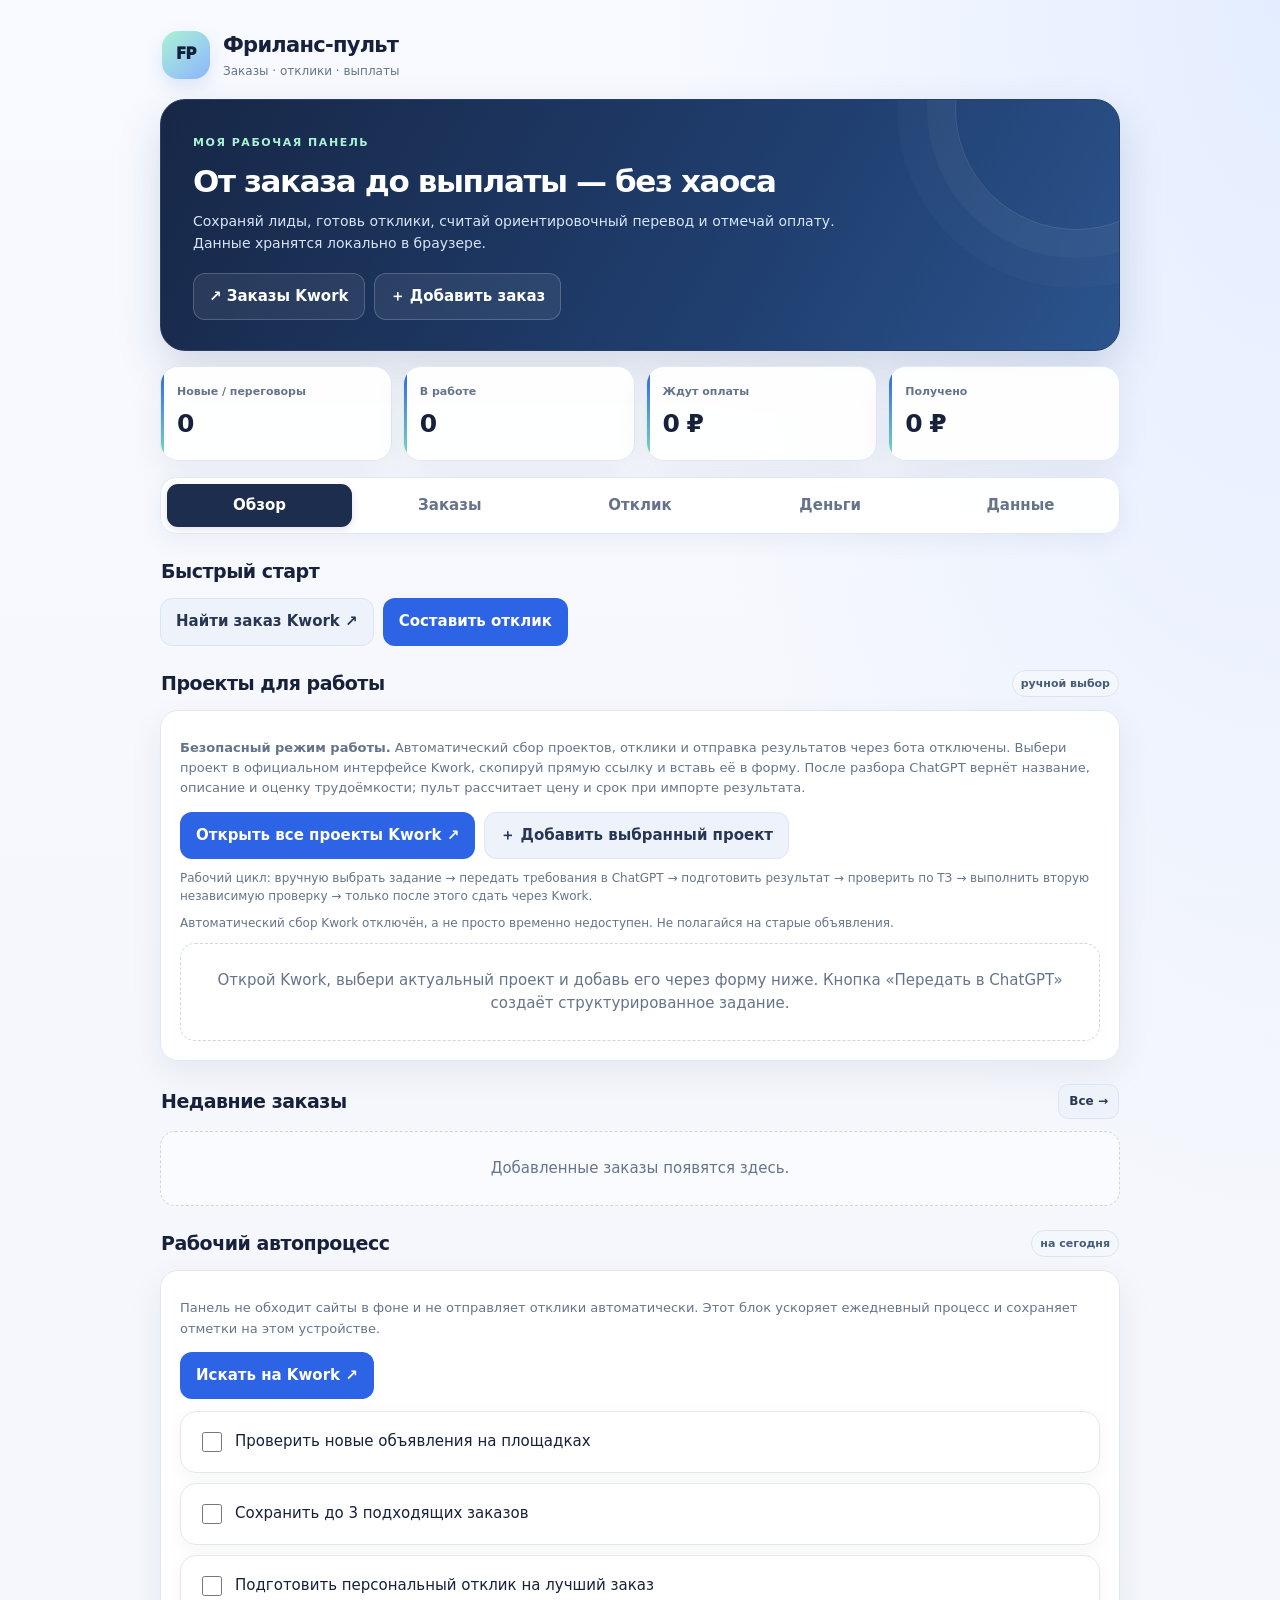
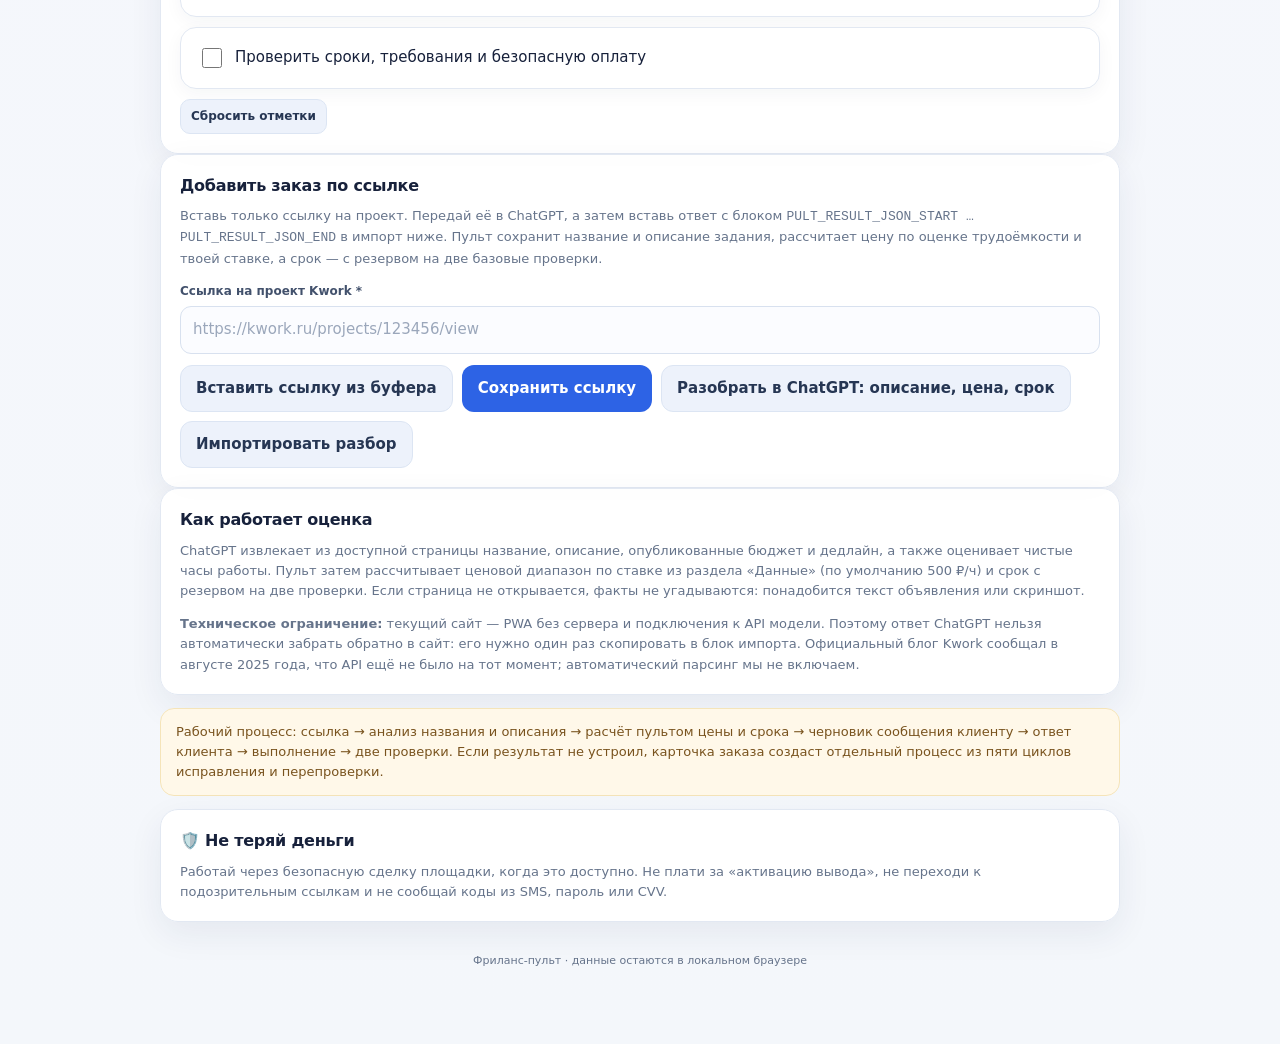
<file: freelance-pult/index.html>
<!doctype html>
<html lang="ru"><head>
<meta charset="utf-8"><meta name="viewport" content="width=device-width,initial-scale=1,viewport-fit=cover">
<meta name="theme-color" content="#f5f7fc"><meta name="description" content="Локальный учет фриланс-заказов, откликов и выплат.">
<link rel="manifest" href="./manifest.webmanifest"><title>Фриланс-пульт</title>
<style>
:root{color-scheme:light;--bg:#f5f7fc;--line:#e2e8f2;--text:#17213b;--muted:#66748b;--accent:#2d63e5;--mint:#a9f3d4;--shadow:0 12px 34px rgba(25,42,78,.07)}
*{box-sizing:border-box}html{scroll-behavior:smooth}body{margin:0;background:radial-gradient(ellipse at 100% 0%,#e4edff 0,transparent 34%),linear-gradient(180deg,#f8faff 0%,var(--bg) 42%,#f4f7fb 100%);color:var(--text);font:15px/1.55 system-ui,-apple-system,BlinkMacSystemFont,"Segoe UI",sans-serif;padding:16px 16px 72px;-webkit-font-smoothing:antialiased}
.wrap{max-width:960px;margin:auto}header{display:flex;align-items:center;gap:13px;padding:5px 2px 19px}.logo{display:grid;place-items:center;background:linear-gradient(140deg,#a9f3d4,#8eb4ff);color:#11213c;font-weight:950;letter-spacing:-.04em;border-radius:16px;width:48px;height:48px;box-shadow:0 7px 18px #527bd52b}h1{font-size:21px;letter-spacing:-.035em;margin:0;font-weight:850}header small,.muted,.meta{color:var(--muted)}header small{display:block;font-size:12px}
.hero{position:relative;overflow:hidden;border:1px solid #273e68;background:linear-gradient(120deg,#172746 0%,#203f70 63%,#2b548d 100%);border-radius:25px;padding:clamp(20px,4vw,30px);color:#fff;box-shadow:0 18px 44px rgba(35,64,112,.17)}.hero:after{content:"";position:absolute;width:240px;height:240px;border-radius:50%;right:-78px;top:-112px;border:1px solid #ffffff20;box-shadow:0 0 0 28px #ffffff08,0 0 0 58px #ffffff05;pointer-events:none}.hero>*{position:relative;z-index:1}.hero small{color:var(--mint);letter-spacing:.14em;font-weight:850;font-size:11px}.hero h2{font-size:clamp(23px,4vw,31px);letter-spacing:-.045em;line-height:1.16;max-width:620px;margin:11px 0}.hero p{color:#d7e4f7;max-width:660px;margin:0 0 18px;font-size:14px}
.btn,button,a.btn{border:1px solid transparent;border-radius:12px;padding:11px 15px;background:var(--accent);color:#fff;font-weight:760;text-decoration:none;display:inline-flex;align-items:center;justify-content:center;gap:7px;cursor:pointer;min-height:42px;font:inherit;font-weight:760;transition:transform .16s ease,box-shadow .16s ease,background .16s ease}.btn:hover,button:hover,a.btn:hover{transform:translateY(-1px);box-shadow:0 6px 16px #1e3c7220}.secondary{background:#edf2fb!important;border:1px solid #dce5f3!important;color:#263653!important}.hero .secondary{background:#ffffff12!important;border-color:#ffffff32!important;color:#fff!important}.danger{background:#fff0f1!important;border:1px solid #ffd8dc!important;color:#a42a3b!important}.small{padding:7px 10px!important;min-height:33px!important;font-size:12px!important;border-radius:10px!important}.actions{display:flex;gap:9px;flex-wrap:wrap;align-items:center}
.stats{display:grid;grid-template-columns:repeat(4,1fr);gap:11px;margin:15px 0}.stat,.card{border:1px solid var(--line);background:rgba(255,255,255,.94);border-radius:18px;padding:16px;min-width:0;box-shadow:var(--shadow)}.stat{position:relative;overflow:hidden}.stat:before{content:"";position:absolute;left:0;top:0;bottom:0;width:3px;background:linear-gradient(180deg,var(--accent),#79dcb6)}.stat small{display:block;font-size:11px;font-weight:700;color:var(--muted)}.stat b{display:block;font-size:clamp(19px,3vw,25px);letter-spacing:-.04em;margin-top:5px;overflow-wrap:anywhere}
.nav{display:flex;gap:5px;overflow:auto;position:sticky;top:7px;z-index:5;background:#fffffff0;backdrop-filter:blur(14px);border:1px solid #e2e8f2;border-radius:16px;padding:6px;margin:16px 0 19px;box-shadow:0 7px 24px #263d6810;scrollbar-width:none}.nav::-webkit-scrollbar{display:none}.nav button{background:transparent;color:var(--muted);white-space:nowrap;flex:1;padding:10px 8px;border-radius:11px;font-weight:760;min-height:40px;border:0}.nav button.active{background:#1c2d4d;color:#fff;box-shadow:0 3px 8px #17274620}.page{display:none}.page.active{display:block;animation:fadeIn .22s ease both}@keyframes fadeIn{from{opacity:.65;transform:translateY(3px)}to{opacity:1;transform:translateY(0)}}
.heading{display:flex;justify-content:space-between;align-items:center;gap:10px;margin:23px 1px 12px}.heading h2{font-size:19px;letter-spacing:-.025em;margin:0;font-weight:820}.card h3{font-size:16px;letter-spacing:-.015em;margin:0 0 8px}.card p{font-size:13px;color:var(--muted);margin:8px 0 13px}.card p:last-child{margin-bottom:0}.field{display:flex;flex-direction:column;gap:6px;margin:11px 0}.field label{font-size:12px;font-weight:800;color:#42516c}
input,select,textarea{width:100%;padding:11px 12px;border-radius:11px;border:1px solid #d8e1ef;background:#fbfcff;color:var(--text);font:inherit;min-width:0;outline:none;transition:border-color .15s,box-shadow .15s}input::placeholder,textarea::placeholder{color:#9ba7bb}input:focus,select:focus,textarea:focus{border-color:#6a91ef;box-shadow:0 0 0 3px #2d63e51c;background:white}input[type=checkbox]{accent-color:var(--accent)}textarea{min-height:110px;resize:vertical}.row{display:grid;grid-template-columns:1fr 1fr;gap:12px}
.list{display:grid;gap:10px}.item{border:1px solid var(--line);background:#fff;border-radius:16px;padding:15px;box-shadow:0 5px 18px rgba(25,42,78,.045)}.item h3{margin:0 0 4px;font-size:15px;line-height:1.42;letter-spacing:-.015em}.item p{font-size:13px;color:var(--muted);margin:10px 0}.top{display:flex;justify-content:space-between;gap:10px;align-items:flex-start}.meta{font-size:12px;line-height:1.5}.badge{display:inline-flex;align-items:center;border:1px solid #dbe4f2;border-radius:99px;background:#f4f7fc;color:#485b79;font-size:11px;font-weight:750;padding:4px 8px;white-space:nowrap}.note{font-size:13px;color:#79531e;background:#fff8e9;border:1px solid #f5e4b9;border-radius:14px;padding:13px 15px;margin:13px 0}.good{color:#176345;background:#eafaf3;border:1px solid #bcebd6}.empty{padding:25px 14px;text-align:center;border:1px dashed #cbd6e8;border-radius:15px;color:var(--muted);background:#ffffff80}.subnav{display:flex;gap:7px;flex-wrap:wrap;margin:10px 0}.moneyResult{font-size:14px;line-height:1.9}.moneyResult strong{display:block;font-size:25px;letter-spacing:-.035em;color:#176c50}.service{white-space:pre-wrap;color:#42516c;font-size:14px}.footer{text-align:center;color:var(--muted);font-size:11px;margin:30px 0 5px}.hide{display:none!important}.divider{height:1px;background:var(--line);margin:17px 0}#jobsFeedMeta,#jobsAlertsStatus{line-height:1.55}
@media(min-width:760px){body{padding-top:24px}.hero{padding:30px 32px}.card{padding:19px}.item{padding:17px}}
@media(max-width:620px){body{padding:10px 11px 44px;font-size:14px}.wrap{max-width:100%}header{padding:4px 2px 15px}.logo{width:44px;height:44px;border-radius:14px}.stats{grid-template-columns:1fr 1fr;gap:9px;margin:12px 0}.stat{padding:13px}.nav{top:4px;margin:12px 0 16px;border-radius:14px}.nav button{font-size:12px;padding:9px 7px;flex:0 0 auto}.hero{border-radius:21px;padding:21px 18px}.hero h2{font-size:24px}.hero p{font-size:13px}.row{grid-template-columns:1fr 1fr;gap:9px}.heading{align-items:center;margin-top:21px}.heading h2{font-size:18px}.card{padding:14px;border-radius:16px}.item{padding:13px}.top{gap:7px}.badge{font-size:10px;padding:4px 7px}.actions{gap:7px}.actions button,.actions a.btn{flex:0 0 auto}.item .subnav select{max-width:100%;width:auto}.moneyResult strong{font-size:23px}}
@media(max-width:390px){.row{grid-template-columns:1fr}.nav{gap:2px;padding:4px}.nav button{padding:9px 6px}.hero .actions{align-items:stretch}.hero .actions>*{flex:1}.stat b{font-size:19px}.top{flex-direction:column}}
@media(prefers-reduced-motion:reduce){*,*:before,*:after{scroll-behavior:auto!important;animation-duration:.01ms!important;transition-duration:.01ms!important}}
</style></head><body><main class="wrap">
<header><div class="logo">FP</div><div><h1>Фриланс-пульт</h1><small>Заказы · отклики · выплаты</small></div></header>
<section class="hero"><small>МОЯ РАБОЧАЯ ПАНЕЛЬ</small><h2>От заказа до выплаты — без хаоса</h2><p>Сохраняй лиды, готовь отклики, считай ориентировочный перевод и отмечай оплату. Данные хранятся локально в браузере.</p><div class="actions"><a class="btn secondary" href="https://kwork.ru/projects" target="_blank" rel="noopener">↗ Заказы Kwork</a><button class="secondary" onclick="focusQuickLink()">＋ Добавить заказ</button></div></section>
<div class="stats"><div class="stat"><small>Новые / переговоры</small><b id="sNew">0</b></div><div class="stat"><small>В работе</small><b id="sActive">0</b></div><div class="stat"><small>Ждут оплаты</small><b id="sWait">0 ₽</b></div><div class="stat"><small>Получено</small><b id="sPaid">0 ₽</b></div></div>
<nav class="nav"><button class="active" data-tab="home">Обзор</button><button data-tab="orders">Заказы</button><button data-tab="reply">Отклик</button><button data-tab="money">Деньги</button><button data-tab="more">Данные</button></nav>
<section id="p-home" class="page active">
<div class="heading"><h2>Быстрый старт</h2></div><div class="actions"><a class="btn secondary" href="https://kwork.ru/projects" target="_blank" rel="noopener">Найти заказ Kwork ↗</a><button onclick="go('reply')">Составить отклик</button></div>
<div class="heading"><h2>Проекты для работы</h2><span id="jobsFeedStatus" class="badge">ручной выбор</span></div>
<div class="card"><p><b>Безопасный режим работы.</b> Автоматический сбор проектов, отклики и отправка результатов через бота отключены. Выбери проект в официальном интерфейсе Kwork, скопируй прямую ссылку и вставь её в форму. После разбора ChatGPT вернёт название, описание и оценку трудоёмкости; пульт рассчитает цену и срок при импорте результата.</p>
<div class="actions"><a class="btn" href="https://kwork.ru/projects" target="_blank" rel="noopener">Открыть все проекты Kwork ↗</a><button class="secondary" onclick="focusQuickLink()">＋ Добавить выбранный проект</button></div>
<div id="jobsAlertsStatus" class="meta" style="margin-top:10px">Рабочий цикл: вручную выбрать задание → передать требования в ChatGPT → подготовить результат → проверить по ТЗ → выполнить вторую независимую проверку → только после этого сдать через Kwork.</div>
<div id="jobsFeedMeta" class="meta" style="margin-top:8px">Автоматическая лента остановлена; ранее сохранённые объявления не считаются актуальными.</div>
<div id="liveJobs" class="list" style="margin-top:10px"><div class="empty">Новые проекты не загружаются автоматически. Открой Kwork и выбери конкретное задание.</div></div></div>
<div class="heading"><h2>Недавние заказы</h2><button class="secondary small" onclick="go('orders')">Все →</button></div><div id="recent" class="list"></div>
<div class="heading"><h2>Рабочий автопроцесс</h2><span class="badge">на сегодня</span></div>
<div class="card"><p>Панель не обходит сайты в фоне и не отправляет отклики автоматически. Этот блок ускоряет ежедневный процесс и сохраняет отметки на этом устройстве.</p>
<div class="actions"><a class="btn" href="https://kwork.ru/projects" target="_blank" rel="noopener">Искать на Kwork ↗</a></div>
<div id="dailySteps" class="list" style="margin-top:12px"></div><div class="actions" style="margin-top:10px"><button class="secondary small" onclick="resetDaily()">Сбросить отметки</button></div></div>
<div class="card"><h3>Добавить заказ по ссылке</h3><p>Вставь только ссылку на проект. Передай её в ChatGPT, а затем вставь ответ с блоком <code>PULT_RESULT_JSON_START … PULT_RESULT_JSON_END</code> в импорт ниже. Пульт сохранит название и описание задания, рассчитает цену по оценке трудоёмкости и твоей ставке, а срок — с резервом на две базовые проверки.</p>
<div class="field"><label>Ссылка на проект Kwork *</label><input id="quickLink" type="url" inputmode="url" autocomplete="url" placeholder="https://kwork.ru/projects/123456/view"></div>
<div class="actions"><button class="secondary" onclick="pasteJobClipboard()">Вставить ссылку из буфера</button><button onclick="quickSave()">Сохранить ссылку</button><button class="secondary" onclick="quickAnalyzeLink()">Разобрать в ChatGPT: описание, цена, срок</button><button class="secondary" onclick="toggleAnalysisImport()">Импортировать разбор</button></div>
<div id="analysisImportBox" class="hide" style="margin-top:12px"><div class="field"><label>Ответ ChatGPT целиком, включая JSON-блок</label><textarea id="analysisImportText" style="min-height:180px" placeholder="Вставь сюда полный ответ ChatGPT после анализа задания…"></textarea></div><button onclick="importAnalysisFromText()">Сохранить разбор и рассчитать цену/срок</button><p class="meta">Импорт сопоставит заказ по ссылке. Если ссылка не совпала, будет выбран последний сохранённый заказ без разбора. Данные останутся на этом устройстве.</p></div>
<div id="jobAnalysis" class="hide" style="margin-top:12px"></div></div>
<div class="card"><h3>Как работает оценка</h3><p>ChatGPT извлекает из доступной страницы название, описание, опубликованные бюджет и дедлайн, а также оценивает чистые часы работы. Пульт затем рассчитывает ценовой диапазон по ставке из раздела «Данные» (по умолчанию 500 ₽/ч) и срок с резервом на две проверки. Если страница не открывается, факты не угадываются: понадобится текст объявления или скриншот.</p><p><b>Техническое ограничение:</b> текущий сайт — PWA без сервера и подключения к API модели. Поэтому ответ ChatGPT нельзя автоматически забрать обратно в сайт: его нужно один раз скопировать в блок импорта. Официальный блог Kwork сообщал в августе 2025 года, что API ещё не было на тот момент; автоматический парсинг мы не включаем.</p></div>
<div class="note">Рабочий процесс: ссылка → анализ названия и описания → расчёт пультом цены и срока → черновик сообщения клиенту → ответ клиента → выполнение → две проверки. Если результат не устроил, карточка заказа создаст отдельный процесс из пяти циклов исправления и перепроверки.</div>
<div class="card"><h3>🛡️ Не теряй деньги</h3><p>Работай через безопасную сделку площадки, когда это доступно. Не плати за «активацию вывода», не переходи к подозрительным ссылкам и не сообщай коды из SMS, пароль или CVV.</p></div>
</section>
<section id="p-orders" class="page"><div class="heading"><div><h2>Мои заказы</h2><div class="meta">Автосохранение на устройстве</div></div><button onclick="focusQuickLink()">＋ Ссылка</button></div>
<div id="formbox" class="card hide"><h3 id="formtitle">Добавить лид</h3><form id="orderform"><input id="oid" type="hidden"><div id="titleEditField" class="field hide"><label>Название (можно изменить после анализа ссылки)</label><input id="title" maxlength="150" placeholder="Название, предложенное после изучения объявления"></div>
<div class="row"><div class="field"><label>Площадка</label><select id="platform"><option>Kwork</option><option>Himalayas</option><option>Jobicy</option><option>Remote OK</option><option>We Work Remotely</option><option>Прямой клиент</option><option>Другое</option></select></div><div class="field"><label>Статус</label><select id="status"><option value="new">Новый лид</option><option value="sent">Отклик отправлен</option><option value="talk">Переговоры</option><option value="active">В работе</option><option value="revision">Нужна доработка</option><option value="wait">Ждёт оплату</option><option value="paid">Оплачен</option><option value="lost">Не состоялся</option></select></div></div>
<div class="row"><div class="field"><label>Сумма, ₽</label><input id="price" type="number" min="0" step="1" placeholder="1000"></div><div class="field"><label>Срок</label><input id="due" type="text" placeholder="3 дня или 2026-10-25"></div></div>
<div class="field"><label>Ссылка на проект *</label><input id="link" type="url" required placeholder="https://kwork.ru/projects/123456/view"></div><div class="field"><label>Требования / заметки</label><textarea id="notes" placeholder="Объём, формат, что согласовано"></textarea></div>
<div class="card" style="box-shadow:none;background:#f7f9fe"><h3>Контроль качества перед сдачей</h3><p>Отмечай только после фактического выполнения проверки. Переход к статусу «Ждёт оплату» или «Оплачен» заблокируется, пока не пройдены оба этапа.</p>
<label style="display:flex;gap:10px;align-items:flex-start;margin:10px 0"><input id="qaFirst" type="checkbox" style="width:18px;height:18px;flex:0 0 auto;margin-top:3px"><span><b>Проверка № 1 — соответствие ТЗ</b><br><small class="muted">Все пункты требований выполнены; факты и расчёты сверены; допущения обозначены.</small></span></label>
<label style="display:flex;gap:10px;align-items:flex-start;margin:10px 0"><input id="qaSecond" type="checkbox" style="width:18px;height:18px;flex:0 0 auto;margin-top:3px"><span><b>Проверка № 2 — независимая финальная проверка</b><br><small class="muted">Орфография, ссылки, формат и открытие файлов, полнота комплекта и отсутствие лишних персональных данных проверены повторно.</small></span></label>
<div id="extraQaFieldset" class="hide" style="border-top:1px solid #dce5f3;margin-top:14px;padding-top:12px"><b>Дополнительные 5 циклов после неудовлетворительного результата</b><p class="meta">Каждый флажок отмечай только после отдельного поиска дефектов, исправления и перепроверки.</p>
<label style="display:flex;gap:10px;align-items:flex-start;margin:8px 0"><input id="extraQa1" type="checkbox" style="width:18px;height:18px;flex:0 0 auto;margin-top:3px"><span>Цикл 1 — соответствие ТЗ и замечаниям клиента</span></label>
<label style="display:flex;gap:10px;align-items:flex-start;margin:8px 0"><input id="extraQa2" type="checkbox" style="width:18px;height:18px;flex:0 0 auto;margin-top:3px"><span>Цикл 2 — факты, источники и вычисления</span></label>
<label style="display:flex;gap:10px;align-items:flex-start;margin:8px 0"><input id="extraQa3" type="checkbox" style="width:18px;height:18px;flex:0 0 auto;margin-top:3px"><span>Цикл 3 — полнота, структура и формат</span></label>
<label style="display:flex;gap:10px;align-items:flex-start;margin:8px 0"><input id="extraQa4" type="checkbox" style="width:18px;height:18px;flex:0 0 auto;margin-top:3px"><span>Цикл 4 — крайние случаи, ссылки и отсутствие регрессий</span></label>
<label style="display:flex;gap:10px;align-items:flex-start;margin:8px 0"><input id="extraQa5" type="checkbox" style="width:18px;height:18px;flex:0 0 auto;margin-top:3px"><span>Цикл 5 — независимая финальная перепроверка</span></label></div></div>
<div class="actions"><button>Сохранить</button><button class="secondary" type="button" onclick="formClose()">Отмена</button></div></form></div>
<div class="field"><label>Поиск по заказам</label><input id="orderSearch" type="search" autocomplete="off" placeholder="Название, заметки, площадка…" oninput="renderOrders()"></div><div class="field"><label>Фильтр по статусу</label><select id="filter" onchange="renderOrders()"><option value="all">Все заказы</option><option value="open">Активные</option><option value="wait">Ждут оплаты</option><option value="paid">Оплаченные</option></select></div><div id="orders" class="list"></div></section>
<section id="p-reply" class="page"><div class="heading"><div><h2>Конструктор отклика</h2><div class="meta">Черновик для ручной проверки</div></div></div><div class="card"><input id="rtitle" type="hidden"><div class="field"><label>Текст заказа *</label><textarea id="job" placeholder="Вставь описание задания; убери личные данные клиента"></textarea></div><div class="row"><div class="field"><label>Цена, ₽ (по желанию)</label><input id="rprice" type="number" min="0" placeholder="500"></div><div class="field"><label>Срок</label><input id="rdue" placeholder="Например, 1 день"></div></div><div class="actions"><button onclick="makeReply()">Подготовить отклик</button><button class="secondary" onclick="makeWorkPlan()">План работы</button><button class="secondary" onclick="makePrompt()">Промпт для ChatGPT</button></div></div>
<div id="replybox" class="card hide"><div class="field"><label>Редактируемый текст</label><textarea id="reply" style="min-height:230px"></textarea></div><div class="actions"><button onclick="copy('reply')">Копировать отклик</button><button class="secondary" onclick="saveDraft()">Сохранить черновик</button></div></div>
<div id="planbox" class="card hide"><div class="field"><label>Черновой план выполнения (шаблонный; уточни объём и требования у клиента)</label><textarea id="plantext" style="min-height:300px"></textarea></div><div class="actions"><button onclick="copy('plantext')">Копировать план</button><button class="secondary" onclick="savePlanDraft()">Сохранить план</button></div></div>
<div id="promptbox" class="card hide"><p>Скопируй промпт и вставь в ChatGPT для анализа плана и отклика.</p><div class="field"><textarea id="prompt" style="min-height:220px"></textarea></div><div class="actions"><button onclick="copy('prompt')">Копировать промпт</button><a class="btn secondary" href="https://chatgpt.com/" target="_blank" rel="noopener">Открыть ChatGPT ↗</a></div></div>
<div class="note">Здесь нет встроенного подключения к модели: «Промпт для ChatGPT» подготавливает текст для отдельного чата. Никогда не выдумывай опыт, гарантии или портфолио.</div>
<div class="heading"><h2>Сохранённые черновики и планы</h2></div><div id="drafts" class="list"></div></section>
<section id="p-money" class="page"><div class="heading"><h2>Калькулятор чистого дохода</h2></div><div class="card">
<div class="field"><label>Сумма заказа, ₽</label><input id="gross" type="number" min="0" value="1000" oninput="calc()"></div>
<div class="field"><label>Комиссия площадки, % (введи ставку из аккаунта)</label><input id="platformfee" type="number" min="0" max="100" step="0.1" value="0" oninput="calc()"></div>
<div class="field"><label>Комиссия выплаты (по условиям твоей площадки)</label><select id="cardtype" onchange="calc()"><option value="custom">Своя ставка: комиссия и минимум из аккаунта</option><option value="none">Без комиссии выплаты</option></select></div>
<div id="customPayoutFields" class="row hide"><div class="field"><label>Своя комиссия выплаты, %</label><input id="customPayoutPct" type="number" min="0" max="100" step="0.1" value="0" oninput="calc()"></div><div class="field"><label>Минимальная комиссия выплаты, ₽</label><input id="customPayoutMin" type="number" min="0" step="1" value="0" oninput="calc()"></div></div>
<div class="row"><div class="field"><label>Дополнительные удержания / налог, % (если применимо)</label><input id="otherfee" type="number" min="0" max="100" step="0.1" value="0" oninput="calc()"></div><div class="field"><label>Оценка часов на задачу</label><input id="esthours" type="number" min="0" step="0.5" value="2" oninput="calc()"></div></div>
<div class="moneyResult" id="calcresult"></div><p class="meta">Оценка, не бухгалтерский расчёт. В реальности база комиссий, налоги, минимумы и доступный способ вывода зависят от площадки, статуса исполнителя и показанных тебе условий. Не считай способ выплаты подтверждённым, пока он не доступен в собственном аккаунте.</p></div>
<div class="heading"><h2>Учёт поступлений</h2></div><div class="card" id="summary"></div><div id="moneyorders" class="list"></div>
<div class="card"><h3>Что удалось проверить по правилам площадок</h3><p>Комиссии и способы вывода зависят от площадки, типа аккаунта и доступных платёжных методов. Уточняй их в своём аккаунте перед началом работы.</p><p>В официальных материалах Kwork подтверждались вывод через СБП и банковскую карту; в ответе поддержки от 6 марта 2026 года карта МИР названа доступной. При этом точные способы и комиссия зависят от партнёра и отображаются в разделе «Финансы» перед подтверждением. Проверь, что метод доступен именно твоему аккаунту.</p><div class="actions"><a class="btn secondary small" href="https://kwork.ru/terms_of_service" target="_blank" rel="noopener">Условия Kwork ↗</a></div><p class="meta">Проверено по официальным страницам 23 октября 2026 года. Условия могут меняться.</p></div></section>
<section id="p-more" class="page"><div class="heading"><h2>Настройки и данные</h2></div><div class="card"><h3>Профиль для честных откликов</h3><p>Заполни только правдивые сведения. Они хранятся на этом устройстве и используются для персонализации черновиков. Пустые поля не превращаются в выдуманный опыт.</p>
<div class="field"><label>Навыки, которыми действительно владеешь</label><textarea id="profileSkills" placeholder="Например: грамотный русский, Google Docs, базовые таблицы"></textarea></div>
<div class="field"><label>Релевантный опыт (если есть)</label><textarea id="profileExperience" placeholder="Коротко, конкретно; можно оставить пустым"></textarea></div>
<div class="field"><label>Портфолио / пример работы (необязательно)</label><input id="profilePortfolio" type="url" placeholder="https://..."></div>
<div class="field"><label>Языки</label><input id="profileLanguages" placeholder="Например: русский — свободно"></div>
<div class="field"><label>Твоя ставка для расчёта стоимости, ₽/час</label><input id="profileRate" type="number" min="100" max="100000" step="50" value="500" placeholder="500"></div><p class="meta">Это параметр калькулятора, а не рыночная статистика. Цена рассчитывается как часы × ставка с резервом на качество и неопределённость.</p>
<div class="field"><label>Доступность и ограничения</label><input id="profileAvailability" placeholder="Например: только Android, 2–3 часа в день"></div>
<div class="actions"><button onclick="saveProfile()">Сохранить профиль</button><button class="secondary" onclick="clearProfile()">Очистить профиль</button></div><div id="profileStatus" class="meta" style="margin-top:8px"></div></div>
<div class="card"><h3>Проверка доступности и выплат</h3><p>Перед откликом/согласием проверь каждый пункт именно на целевой площадке. Чек-лист хранится локально на этом телефоне; галочки не означают, что площадка проверена автоматически.</p><div id="payoutChecklist" class="list"></div><div class="actions" style="margin-top:10px"><button class="secondary small" onclick="resetPayoutChecks()">Сбросить проверки</button></div></div><div class="heading"><h2>Резервная копия</h2></div><div class="grid card"><h3>Экспорт</h3><p>Сохрани заказы и черновики JSON-файлом.</p><button onclick="exportData()">Скачать резервную копию</button><div class="divider"></div><h3>Импорт</h3><input id="file" type="file" accept="application/json"><button class="secondary" onclick="importData()">Загрузить JSON</button></div>
<div class="card"><h3>Тексты услуг для профиля</h3><p class="service" id="services"></p><button class="secondary" onclick="copyServices()">Копировать тексты услуг</button></div>
<div class="card"><h3>Установка на Android</h3><p>После публикации по HTTPS открой сайт в Chrome → меню ⋮ → «Добавить на главный экран» или «Установить приложение». Данные локальные и автоматически не синхронизируются между телефонами. Экспортируй резервную копию время от времени.</p></div>
<div class="card"><h3>Очистить данные</h3><p>Это удалит все лиды и черновики с текущего устройства.</p><button class="danger" onclick="clearData()">Удалить локальные данные</button></div>
<div class="note">Не сохраняй здесь пароли, реквизиты карты, CVV, SMS-коды или документы клиентов.</div></section>
<footer class="footer">Фриланс-пульт · данные остаются в локальном браузере</footer></main>
<script>
const KEY="fpult_v1", labels={new:"Новый лид",sent:"Отклик отправлен",talk:"Переговоры",active:"В работе",revision:"Нужна доработка",wait:"Ждёт оплату",paid:"Оплачен",lost:"Не состоялся"};
function roundToHundred(n){return Math.round((Number(n)||0)/100)*100}
function calculatePultEstimate(hours,rate){const h=Math.max(.5,Math.min(500,Number(hours)||0)),r=Math.max(100,Math.min(100000,Number(rate)||500));const low=Math.max(500,roundToHundred(h*r)),recommended=Math.max(500,roundToHundred(h*r*1.25)),high=Math.max(recommended,roundToHundred(h*r*1.5)),bufferedHours=h*1.3,days=Math.max(1,Math.ceil(bufferedHours/5)+1);return {hours:h,rate:r,low,recommended,high,bufferedHours,days}}
function getConfiguredRate(){const p=getProfile();return Math.max(100,Number(p.ratePerHour)||500)}
function toggleAnalysisImport(){document.getElementById("analysisImportBox").classList.toggle("hide")}
function importAnalysisFromText(){
 const raw=document.getElementById("analysisImportText").value.trim();if(!raw){alert("Сначала вставь полный ответ ChatGPT с блоком JSON.");return}
 const match=raw.match(/PULT_RESULT_JSON_START\s*([\s\S]*?)\s*PULT_RESULT_JSON_END/i);if(!match){alert("Не найден блок PULT_RESULT_JSON_START / PULT_RESULT_JSON_END. Попроси ChatGPT вернуть JSON-блок из промпта пульта.");return}
 let data;try{const jsonText=match[1].trim().replace(/^```(?:json)?\\s*/i,"").replace(/\\s*```$/,"");data=JSON.parse(jsonText)}catch(e){alert("JSON в ответе повреждён. Скопируй весь блок без изменений и повтори импорт.");return}
 if(!data||typeof data!=="object"){alert("JSON не является объектом задания.");return}
 function projectPathId(value){try{const parts=new URL(value).pathname.split("/").filter(Boolean);return parts[0]==="projects"?(parts[1]||""):""}catch(e){return""}}const link=safeurl(data.url||"");let item=link?db.orders.find(o=>safeurl(o.link)===link||(projectPathId(o.link)&&projectPathId(o.link)===projectPathId(link))):null;if(!item){const pending=db.orders.filter(o=>o.linkOnlyIntake&&!o.taskDescription);if(pending.length===1)item=pending[0];else if(pending.length>1){const options=pending.map((o,i)=>(i+1)+". "+o.title+" — "+o.link).join("\n");const answer=prompt("Ссылка не совпала точно. Введи номер заказа:\n"+options);const n=Number(answer);if(Number.isInteger(n)&&n>0&&n<=pending.length)item=pending[n-1]}}if(!item){alert("Не удалось определить карточку для импорта. Сохрани ссылку на проект или проверь URL в блоке JSON.");return}
 const description=String(data.description||data.taskDescription||"").trim().slice(0,12000);if(!description){alert("В JSON нет описания задания. Не буду сохранять предположение вместо исходных требований.");return}
 const title=String(data.title||"").trim();if(!title){alert("В JSON нет настоящего названия проекта. Попроси ChatGPT извлечь его из страницы.");return}
 const hours=Number(data.estimatedHours)||Number(data.fallbackHours)||0;if(!(hours>0)){alert("В JSON нет estimatedHours. Попроси ChatGPT оценить чистые часы выполнения и вернуть это поле.");return}
 const e=calculatePultEstimate(hours,getConfiguredRate()),risks=Array.isArray(data.risks)?data.risks.map(String).slice(0,12):data.risks?[String(data.risks)]:[],questions=Array.isArray(data.questions)?data.questions.map(String).slice(0,12):data.questions?[String(data.questions)]:[],summary=String(data.taskSummary||"").trim(),steps=Array.isArray(data.workPlan)?data.workPlan.map(String).slice(0,12):data.workPlan?[String(data.workPlan)]:[];
 const details=[summary?"Кратко: "+summary:"","Оценка пульта: "+rub(e.recommended)+" (диапазон "+rub(e.low)+"–"+rub(e.high)+").","Расчёт: "+e.hours+" ч × "+rub(e.rate)+"/ч; +25% на проверки/неопределённость.","Предположительный срок: "+e.days+" рабочих дн. (с резервом на две проверки).",data.publishedBudget?"Бюджет, указанный в задании: "+String(data.publishedBudget):"Бюджет заказчика: не подтверждён.",data.publishedDeadline?"Дедлайн заказчика: "+String(data.publishedDeadline):"Дедлайн заказчика: не распознан.",risks.length?"Риски: "+risks.join("; "):"",questions.length?"Уточнить у клиента: "+questions.join("; "):"",steps.length?"План: "+steps.join(" → "):""].filter(Boolean).join("\n");
 Object.assign(item,{title:title.slice(0,200),taskDescription:description,taskSummary:summary,publishedBudget:String(data.publishedBudget||""),publishedDeadline:String(data.publishedDeadline||""),estimatedHours:e.hours,estimateRate:e.rate,priceLow:e.low,priceHigh:e.high,price:e.recommended,estimatedDays:e.days,due:e.days+" рабочих дн. (с резервом на 2 проверки)",risks,questions,workPlan:steps,clientReplyDraft:String(data.clientReplyDraft||"").trim().slice(0,5000),notes:details,linkOnlyIntake:false,analysisImportedAt:new Date().toISOString(),extraQa:Array.isArray(item.extraQa)?item.extraQa:[false,false,false,false,false]});
 save();document.getElementById("analysisImportText").value="";document.getElementById("analysisImportBox").classList.add("hide");alert("Разбор сохранён. Пульт рассчитал "+rub(e.recommended)+" (диапазон "+rub(e.low)+"–"+rub(e.high)+") и срок "+e.days+" рабочих дн. по ставке "+rub(e.rate)+"/ч. Проверь источник и черновик.");go("orders");
}
const serviceText="1. Описания товаров — от 500 ₽, цена зависит от объёма. Подготовлю описания по характеристикам, проверю структуру и читаемость.\n\n2. Пост для соцсетей — от 500 ₽, цена зависит от задачи. Подготовлю черновик по брифу и проверю соответствие нужному тону.\n\n3. Структура презентации — от 1 000 ₽, цена зависит от числа слайдов. Организую материал в логичную структуру; формат и объём согласуем заранее.";
let db=readDB();function readDB(){try{return JSON.parse(localStorage.getItem(KEY))||{orders:[],drafts:[]}}catch(e){return{orders:[],drafts:[]}}}function save(){localStorage.setItem(KEY,JSON.stringify(db));renderAll()}function uid(){return Date.now().toString(36)+Math.random().toString(36).slice(2,7)}function rub(v){return (Number(v)||0).toLocaleString("ru-RU",{maximumFractionDigits:0})+" ₽"}function esc(s){return String(s??"").replace(/[&<>"']/g,c=>({"&":"&amp;","<":"&lt;",">":"&gt;",'"':"&quot;","'":"&#39;"}[c]))}function safeurl(s){try{let u=new URL(s);return /^https?:$/.test(u.protocol)?u.href:""}catch(e){return""}}
function go(t){document.querySelectorAll(".page").forEach(e=>e.classList.toggle("active",e.id==="p-"+t));document.querySelectorAll("[data-tab]").forEach(e=>e.classList.toggle("active",e.dataset.tab===t));scrollTo({top:0,behavior:"smooth"});renderAll()}document.querySelectorAll("[data-tab]").forEach(b=>b.onclick=()=>go(b.dataset.tab));
function formOpen(o=null){
 document.getElementById("formbox").classList.remove("hide");document.getElementById("formtitle").textContent=o?"Изменить заказ":"Добавить лид";document.getElementById("titleEditField").classList.toggle("hide",!o);
 const vals={oid:o?.id||"",title:o?.title||"",platform:o?.platform||"Другое",status:o?.status||"new",price:o?.price||"",due:o?.due||"",link:o?.link||"",notes:o?.notes||""};Object.entries(vals).forEach(([k,v])=>document.getElementById(k).value=v);
 document.getElementById("qaFirst").checked=!!o?.qaFirst;document.getElementById("qaSecond").checked=!!o?.qaSecond;for(let n=1;n<=5;n++){const el=document.getElementById("extraQa"+n);if(el)el.checked=!!(o&&Array.isArray(o.extraQa)&&o.extraQa[n-1])}
 document.getElementById("extraQaFieldset").classList.toggle("hide",!o?.needsRevision);
}
function formClose(){document.getElementById("formbox").classList.add("hide");document.getElementById("orderform").reset();document.getElementById("oid").value="";document.getElementById("extraQaFieldset").classList.add("hide")}
document.getElementById("orderform").onsubmit=e=>{
 e.preventDefault();const old=document.getElementById("oid").value,existing=db.orders.find(x=>x.id===old),link=safeurl(document.getElementById("link").value.trim());if(!link){alert("Вставь корректную ссылку на проект.");return}
 const status=document.getElementById("status").value,qaFirst=document.getElementById("qaFirst").checked,qaSecond=document.getElementById("qaSecond").checked,extraQa=Array.from({length:5},(_,i)=>!!document.getElementById("extraQa"+(i+1))?.checked);
 if(["wait","paid"].includes(status)&&!["wait","paid"].includes(existing?.status)&&!(qaFirst&&qaSecond)){alert("Перед отметкой о сдаче/оплате пройди обе базовые проверки качества.");return}
 if(["wait","paid"].includes(status)&&existing?.needsRevision&&!extraQa.every(Boolean)){alert("После неудовлетворительного результата должны быть завершены все 5 дополнительных циклов.");return}
 const o={...(existing||{}),id:old||uid(),title:existing?.title||titleFromLink(link),platform:document.getElementById("platform").value,status,price:+document.getElementById("price").value||0,due:document.getElementById("due").value,link,notes:document.getElementById("notes").value.trim(),qaFirst,qaSecond,extraQa,taskDescription:existing?.taskDescription||"",needsRevision:!!existing?.needsRevision};
 const i=db.orders.findIndex(x=>x.id===old);i<0?db.orders.unshift(o):db.orders[i]=o;formClose();save();
};
function card(o){
 const u=safeurl(o.link),a=o.fit!==undefined?'<span class="badge">Подходящее совпадение: '+esc(o.fit)+'%</span> '+(o.risks&&o.risks.length?'<span class="badge">'+esc(o.risks.length)+' предупрежд.</span>':''):"";
 const quality=o.needsRevision?'<div class="meta" style="margin:7px 0">Дополнительные циклы: '+(Array.isArray(o.extraQa)?o.extraQa.filter(Boolean).length:0)+'/5</div>':"";
 const estimate=o.estimatedHours?'<div class="meta" style="margin:8px 0">Расчёт пульта: '+rub(o.priceLow||o.price)+'–'+rub(o.priceHigh||o.price)+' · '+esc(o.estimatedHours)+' ч · срок '+esc(o.due||"не рассчитан")+'</div>':"";
 const desc=o.taskDescription?'<details style="margin:8px 0"><summary class="meta">Описание задания</summary><p>'+esc(String(o.taskDescription).slice(0,5000))+(String(o.taskDescription).length>5000?"…":"")+'</p></details>':"";
 const draft=o.clientReplyDraft?'<button class="secondary small" onclick="copyReplyDraft(\''+o.id+'\')">Копировать черновик отклика</button>':"";
 return '<article class="item"><div class="top"><div><h3>'+esc(o.title)+'</h3><div class="meta">'+esc(o.platform)+(o.due?" · срок: "+esc(o.due):"")+'</div></div><span class="badge">'+esc(labels[o.status]||o.status||"Новый лид")+'</span></div>'+(a?'<div class="subnav">'+a+'</div>':"")+(estimate?estimate:"")+'<p>'+esc(o.notes||"Заметок нет.")+'</p>'+desc+(o.risks&&o.risks.length?'<p class="meta">Предупреждения: '+esc(o.risks.join("; "))+'</p>':"")+quality+'<div class="meta" style="margin:10px 0">Проверка № 1: '+(o.qaFirst?'✅ пройдена':'не отмечена')+' · Проверка № 2: '+(o.qaSecond?'✅ пройдена':'не отмечена')+'</div><b>'+rub(o.price)+'</b> '+(u?'<a href="'+esc(u)+'" target="_blank" rel="noopener">Открыть ↗</a>':"")+'<div class="subnav"><button class="secondary small" onclick="transferToChatGPT(\'order\',\''+o.id+'\')">Передать задание в ChatGPT ↗</button><button class="secondary small" onclick="continueWithClientReply(\''+o.id+'\')">Ответ клиента ↗</button><button class="secondary small" onclick="startFiveReviews(\''+o.id+'\')">Не устроил результат: 5 проверок</button>'+draft+'<button class="secondary small" onclick="formOpen(db.orders.find(x=>x.id===\''+o.id+'\'))">Изменить</button><select class="small" onchange="statusChange(\''+o.id+'\',this.value)">'+Object.entries(labels).map(([k,v])=>'<option value="'+k+'" '+(k===o.status?'selected':'')+'>'+v+'</option>').join("")+'</select><button class="danger small" onclick="delOrder(\''+o.id+'\')">Удалить</button></div></article>'
}
function filtered(){let f=document.getElementById("filter")?.value||"all",q=(document.getElementById("orderSearch")?.value||"").trim().toLocaleLowerCase("ru");return db.orders.filter(o=>{let statusOk=f==="all"||(f==="open"&&["new","sent","talk","active","revision"].includes(o.status))||(f==="wait"&&o.status==="wait")||(f==="paid"&&o.status==="paid");let hay=[o.title,o.notes,o.platform,o.link,o.due].join(" ").toLocaleLowerCase("ru");return statusOk&&(!q||hay.includes(q))})}
function renderOrders(){let a=filtered();document.getElementById("orders").innerHTML=a.length?a.map(card).join(""):'<div class="empty">Пока нет заказов. Добавь первый найденный проект.</div>'}
function statusChange(i,s){
 let o=db.orders.find(x=>x.id===i);if(!o)return;
 if(s==="revision"){startFiveReviews(i);return}
 if(["wait","paid"].includes(s)&&!["wait","paid"].includes(o.status)&&!(o.qaFirst&&o.qaSecond)){alert("Сначала открой «Изменить» и отметь обе базовые проверки качества после фактического выполнения.");renderAll();return}
 if(["wait","paid"].includes(s)&&o.needsRevision&&!(Array.isArray(o.extraQa)&&o.extraQa.length===5&&o.extraQa.every(Boolean))){alert("После неудовлетворительного результата пройди все пять дополнительных циклов проверки и корректировки.");renderAll();return}
 o.status=s;save();
}
function delOrder(i){if(confirm("Удалить заказ?")){db.orders=db.orders.filter(x=>x.id!==i);save()}}
function renderStats(){let count=s=>db.orders.filter(o=>s.includes(o.status));document.getElementById("sNew").textContent=count(["new","sent","talk"]).length;document.getElementById("sActive").textContent=count(["active","revision"]).length;document.getElementById("sWait").textContent=rub(count(["wait"]).reduce((n,o)=>n+o.price,0));document.getElementById("sPaid").textContent=rub(count(["paid"]).reduce((n,o)=>n+o.price,0))}
function renderHome(){let a=db.orders.slice(0,3);document.getElementById("recent").innerHTML=a.length?a.map(card).join(""):'<div class="empty">Добавленные заказы появятся здесь.</div>'}
function getProfile(){try{return JSON.parse(localStorage.getItem("fpult_profile_v1")||"{}")}catch(e){return {}}}
function loadProfile(){const p=getProfile();for(const [id,key] of [["profileSkills","skills"],["profileExperience","experience"],["profilePortfolio","portfolio"],["profileLanguages","languages"],["profileAvailability","availability"]]){const el=document.getElementById(id);if(el)el.value=p[key]||""}const rate=document.getElementById("profileRate");if(rate)rate.value=p.ratePerHour||500;const st=document.getElementById("profileStatus");if(st)st.textContent=p.savedAt?"Локальный профиль сохранён: "+new Date(p.savedAt).toLocaleString("ru-RU"):"Профиль ещё не заполнен; начальная ставка — 500 ₽/ч."}
function saveProfile(){const rate=Number(document.getElementById("profileRate").value);if(!Number.isFinite(rate)||rate<100||rate>100000){alert("Ставка должна быть от 100 до 100 000 ₽/ч.");return}const p={skills:document.getElementById("profileSkills").value.trim().slice(0,1200),experience:document.getElementById("profileExperience").value.trim().slice(0,1200),portfolio:document.getElementById("profilePortfolio").value.trim().slice(0,500),languages:document.getElementById("profileLanguages").value.trim().slice(0,300),availability:document.getElementById("profileAvailability").value.trim().slice(0,300),ratePerHour:rate,savedAt:new Date().toISOString()};if(p.portfolio&&!safeurl(p.portfolio)){alert("Ссылка на портфолио должна начинаться с http:// или https://.");return}localStorage.setItem("fpult_profile_v1",JSON.stringify(p));loadProfile();alert("Профиль и ставка "+rub(rate)+"/ч сохранены. Пульт будет использовать её для расчёта цены.")}
function clearProfile(){if(!confirm("Очистить локальный профиль исполнителя?"))return;localStorage.removeItem("fpult_profile_v1");loadProfile()}
function makeReply(){
 const title=document.getElementById("rtitle").value.trim(),job=document.getElementById("job").value.trim(),price=document.getElementById("rprice").value,due=document.getElementById("rdue").value;
 if(!job){alert("Вставь описание заказа.");return}
 const t=(title+" "+job).toLowerCase(),p=getProfile(),lines=[];
 let topic=/товар|описан|карточк|маркетплейс|каталог/.test(t)?"оформление карточек/каталога":/презентац|слайд|викторин/.test(t)?"подготовка презентации":/транскриб|расшифров|аудио|субтитр/.test(t)?"расшифровка аудио/видео":/таблиц|excel|spreadsheet|каталог компаний|ввод данных/.test(t)?"структурирование данных":/перевод|translation/.test(t)?"перевод":/пост|соцсет|контент/.test(t)?"подготовка контента":/текст|стать|редакт|коррект|рукопис|роман/.test(t)?"работа с текстом":"выполнение описанной задачи";
 lines.push("Здравствуйте!","Я внимательно посмотрел(а) задачу «"+(title||"ваш проект")+"» и понимаю её как "+topic+".");
 if(p.skills)lines.push("Релевантные навыки: "+p.skills+".");
 if(p.experience)lines.push("Подходящий опыт: "+p.experience+".");
 if(p.languages)lines.push("Языки: "+p.languages+".");
 if(p.portfolio)lines.push("Пример работы/портфолио: "+p.portfolio);
 if(p.availability)lines.push("Доступность: "+p.availability+".");
 const questions=/карточк|товар|каталог|маркетплейс/.test(t)?["Можно ли получить шаблон/пример одной карточки и перечень обязательных полей?","Сколько карточек и правок входит в согласованный объём?"]:
 /презентац|слайд|викторин/.test(t)?["В каком формате нужен итоговый файл и все ли элементы должны быть редактируемыми?","Есть ли пример и точные требования к экрану/размеру?"]:
 /транскриб|расшифров|аудио|субтитр/.test(t)?["Какова общая длительность и качество исходной записи?","Какой формат результата нужен: таймкоды, спикеры, субтитры или чистый текст?"]:
 /перевод|translation/.test(t)?["Какая языковая пара и примерный объём?","Требуются ли редактура носителем или оформление по конкретному стандарту?"]:
 /текст|стать|редакт|коррект|рукопис|роман/.test(t)?["Какой объём и формат правок ожидаются?","Есть ли редакционная инструкция, референс и критерии приёмки?"]:
 /таблиц|excel|каталог компаний|ввод данных/.test(t)?["Какие поля обязательны и откуда брать исходные данные?","Как проверяется точность и в каком формате сдавать результат?"]:
 ["Какой именно результат и формат сдачи вы ожидаете?","Есть ли пример готовой работы и критерии приёмки?"];
 lines.push("До начала предлагаю подтвердить объём, исходные материалы, критерии приёмки и число раундов правок. "+questions.join(" "));
 if(price)lines.push("Ориентир по стоимости: "+rub(price)+". Подтвержу сумму после согласования объёма.");
 if(due)lines.push("Предлагаемый срок: "+due+" после получения всех материалов и уточнения требований.");
 lines.push("Также заранее уточню безопасный способ оплаты через площадку и доступность выплаты для моего аккаунта. Начну после согласования задания и условий.");
 const profileNotice=document.getElementById("profileStatus");if(profileNotice&&!p.skills&&!p.experience)profileNotice.textContent="Профиль не содержит навыков/опыта: черновик намеренно не заявляет об этом. Можно заполнить поля в разделе «Данные».";
 document.getElementById("reply").value=lines.join("\n\n");document.getElementById("replybox").classList.remove("hide");
}
function makeWorkPlan(){
 const title=document.getElementById("rtitle").value.trim()||"Без названия",job=document.getElementById("job").value.trim();
 if(!job){alert("Вставь описание заказа.");return}
 const t=(title+"\n"+job).toLowerCase(),p=getProfile();
 let kind="универсальная задача";
 let steps=["Уточнить результат, формат сдачи и критерии приёмки.","Проверить исходные материалы, объём, дедлайн и доступность инструментов на Android.","Согласовать небольшой пример/первую часть до выполнения всей работы, если это уместно.","Выполнить задачу по утверждённой структуре и уточнять изменения объёма.","Проверить результат, назвать файлы понятно и передать только согласованные материалы."];
 let qc=["Все требования выполнены; непроверенные факты не придуманы.","Формат и объём соответствуют договорённости.","Проверены полнота, опечатки, ссылки, числа и единообразие.","Срок, приёмка и число правок зафиксированы на площадке."];
 let questions=["Каков полный объём и формат результата?","Как будет проверяться приёмка и сколько правок входит в стоимость?","Какие исходные материалы/доступы предоставит заказчик?","Какой способ оплаты и вывода доступен в аккаунте до начала работ?"];
 if(/текст|стать|копирайт|редакт|коррект|рукопис|роман|literary|editor|copywriter|content writer/.test(t)){
  kind="текст / редактура";
  steps=["Уточнить аудиторию, цель, объём, стиль, редакторскую инструкцию и формат сдачи.","Прочитать материалы и выделить структуру, факты и термины, которые нельзя исказить.","Составить план текста/правок и согласовать спорные места.","Подготовить или отредактировать текст, сохраняя исходный смысл и авторский стиль.","Отдельно проверить логику, повторы, орфографию, пунктуацию, имена и термины.","Передать чистовую версию и, если нужно, файл с изменениями; запросить приёмку."];
  qc=["Факты и цитаты не подменены догадками.","Соблюдены объём, стиль и структура.","Нет случайных повторов и опечаток.","Глубина правок соответствует согласованному заданию."];
  questions=["Есть ли исходный файл, гайд по стилю и пример результата?","Нужна корректура ошибок или глубокая редактура?","Какой общий объём и сколько фрагментов входит в бюджет?"];
 }else if(/карточк|товар|описан|маркетплейс|озон|wildberries|каталог/.test(t)){
  kind="карточки товаров / каталог";
  steps=["Согласовать шаблон одной позиции и обязательные поля.","Использовать только подтверждённые характеристики, не придумывая свойства товара.","Заполнить одну тестовую карточку и получить подтверждение формата.","Обработать остальные позиции единообразно, сверяя названия и характеристики с исходниками.","Проверить пропуски, дубликаты, ссылки и формат; передать список завершённых позиций."];
  qc=["Каждое утверждение подтверждается исходными данными.","Нет дубликатов и пропущенных обязательных полей.","Изображения и ссылки разрешены заказчиком.","Объём партии и способ загрузки согласованы."];
  questions=["Сколько карточек и какие обязательные поля?","Сдавать таблицу/тексты или загружать их в кабинет?","Есть ли шаблон и официальные исходники?","Можно ли сначала утвердить одну карточку?"];
 }else if(/презентац|слайд|викторин|touch.?screen/.test(t)){
  kind="презентация";
  steps=["Уточнить целевой экран, формат исходника и требование к редактируемости.","Собрать структуру слайдов, контент и правила интерактивности.","Согласовать пробный слайд до создания всей презентации.","Создать остальные слайды только после проверки нужных функций на доступном устройстве.","Проверить обрезку текста, читаемость, переходы и открытие итогового файла."];
  qc=["Читаемость проверена на предполагаемом размере экрана.","Интерактивность и редактируемость реально работают.","Итоговый файл открывается в согласованном приложении."];
  questions=["Какой точный формат нужен?","Нужна ли интерактивность/поддержка сенсорного экрана?","В какой программе заказчик будет открывать файл?"];
 }else if(/транскриб|расшифров|аудио|субтитр|transcription/.test(t)){
  kind="аудио / транскрибация";
  steps=["Уточнить язык, длительность, число говорящих, качество записи и формат.","Проверить короткий фрагмент и согласовать таймкоды/обозначения.","Расшифровать запись, отмечая неразборчивые места вместо догадок.","Сверить с исходной записью имена, числа, термины и смену говорящих.","Передать текст/субтитры в нужном формате."];
  qc=["Неясные места помечены вместо выдумывания.","Имена, числа и термины сверены с исходником.","Формат и таймкоды соответствуют требованиям."];
  questions=["Сколько минут записи и спикеров?","Нужны таймкоды, дословная запись или литературная правка?","Как заказчик будет проверять точность?"];
 }else if(/таблиц|excel|google sheets|ввод данных|data entry|spreadsheet|сбор данных/.test(t)){
  kind="таблицы / ввод данных";
  steps=["Согласовать заголовки, правила заполнения, формат дат/чисел и уникальность строк.","Проверить исходные источники и разрешённые поля.","Заполнить пробную выборку и получить одобрение.","Переносить данные партиями, фиксируя отсутствующие значения и вопросы.","Проверить дубликаты, типы, ссылки и выборочно сверить строки с первоисточником.","Передать таблицу с понятными названиями листов и коротким списком нерешённых вопросов."];
  qc=["Пропуски не заменены догадками; значения имеют источник.","Проверены дубликаты, формат колонок и ссылки.","Файл открывается на устройстве заказчика."];
  questions=["Какие колонки и сколько строк?","Нужно только переносить данные или проверять факты?","Какой исходный источник и формат сдачи?"];
 }else if(/перевод|translation|translator/.test(t)){
  kind="перевод";
  steps=["Подтвердить языковую пару, объём, аудиторию и терминологию.","Согласовать написание имён и специальных терминов.","Перевести материал, сохраняя смысл и форматирование.","Проверить точность, естественность и единообразие терминов.","Передать перевод и отдельно перечислить неоднозначные места."];
  qc=["Нет пропусков/добавлений и смысловых искажений.","Термины и имена единообразны.","Неоднозначности вынесены на подтверждение."];
  questions=["Какая языковая пара и объём?","Есть ли глоссарий и кто подтверждает спорные термины?","Требуется ли специальная/сертифицированная редактура?"];
 }
 const risky=/figma|photoshop|illustrator|autocad|premiere.?pro|after.?effects|solidworks|revit|blender|3ds.?max|touch.?screen|интерактивн.{0,12}(?:презентац|викторин)|десктоп|установить программу/.test(t);
 const source=(job.match(/https?:\/\/[^\s<>"']+/g)||[]).map(u=>u.replace(/[),.;]+$/,"")).find(u=>safeurl(u))||"не указана";
 const profileLine=[p.skills?"Навыки из профиля: "+p.skills:"",p.availability?"Доступность/ограничения: "+p.availability:""].filter(Boolean).join("\n");
 const lines=["ПЛАН ВЫПОЛНЕНИЯ — предварительный","Задача: "+title,"Тип: "+kind,"Ссылка в исходном тексте: "+source,"",
 "0. ДО ПРИНЯТИЯ: открой первоисточник и проверь, что заказ ещё открыт; проверь допуск из своей страны и реальный способ выплаты в аккаунте; согласуй цену, результат, срок, исходники, приёмку и количество правок. Не плати за регистрацию/разблокировку выплаты и не передавай банковские коды.",
 "1. ЭТАПЫ РАБОТЫ:",...steps.map((x,i)=>(i+1)+". "+x),"","2. КОНТРОЛЬ КАЧЕСТВА:",...qc.map(x=>"• "+x),"","3. ВОПРОСЫ ЗАКАЗЧИКУ:",...questions.map(x=>"• "+x),"",
 "4. ПЕРЕДАЧА: отправить согласованный результат в нужном формате через площадку, запросить подтверждение приёмки, обновить статус заказа и сохранить подтверждение оплаты.",
 "5. ПРИГОДНОСТЬ ДЛЯ ANDROID: "+(risky?"Высокий риск: инструмент или интерактивные функции могут требовать ПК. Не подтверждай срок, пока не проверишь, что весь результат достижим на Android.":"Проверь нужные приложения/форматы на Android до обещания срока."),
 profileLine,
 "Оценку времени нельзя надёжно посчитать без объёма и сложности. Это локальный план-шаблон, не гарантия выполнимости. Не делай объёмную бесплатную тестовую работу."].filter(Boolean);
 document.getElementById("plantext").value=lines.join("\n");document.getElementById("planbox").classList.remove("hide");
}
function savePlanDraft(){const plan=document.getElementById("plantext").value.trim();if(!plan){alert("Сначала подготовь план работы.");return}db.drafts.unshift({id:uid(),title:"План работы: "+(document.getElementById("rtitle").value.trim()||"заказ"),text:plan,created:new Date().toISOString(),kind:"plan"});save();alert("План сохранён в локальных черновиках на этом устройстве.")}
function makePrompt(){const job=document.getElementById("job").value.trim();if(!job){alert("Вставь описание заказа.");return}const p=getProfile();document.getElementById("prompt").value="Проанализируй фриланс-заказ. Не выдумывай опыт, факты или бюджет. Сначала оцени выполнимость с одного Android, нужные приложения и страновые/платёжные ограничения. Затем составь пошаговый план с проверкой результата, вопросами заказчику, рисками и форматом сдачи. В конце напиши короткий честный отклик без неподтверждённого опыта. Не отправляй отклик за меня.\nНазвание: "+(document.getElementById("rtitle").value||"не указано")+"\nЦена: "+(document.getElementById("rprice").value||"не указана")+"\nСрок: "+(document.getElementById("rdue").value||"не указан")+"\nПрофиль исполнителя (используй только эти данные): "+JSON.stringify(p)+"\n\nТекст заказа:\n"+job;document.getElementById("promptbox").classList.remove("hide")}
async function copy(id){let x=document.getElementById(id);try{await navigator.clipboard.writeText(x.value);alert("Скопировано.")}catch(e){x.focus();x.select();alert("Выделил текст — выбери «Копировать» в меню.")}}function saveDraft(){let t=document.getElementById("reply").value;if(!t)return;db.drafts.unshift({id:uid(),title:document.getElementById("rtitle").value||"Черновик отклика",text:t,created:new Date().toISOString()});save();alert("Черновик сохранён.")}
function openDraft(id){const d=db.drafts.find(x=>x.id===id);if(!d)return;go("reply");if(d.kind==="plan"&&document.getElementById("plantext")){document.getElementById("plantext").value=d.text;document.getElementById("planbox").classList.remove("hide")}else{document.getElementById("reply").value=d.text;document.getElementById("replybox").classList.remove("hide")}}
function renderDrafts(){const el=document.getElementById("drafts");el.innerHTML=db.drafts.length?db.drafts.map(d=>'<article class="item"><h3>'+esc(d.title)+'</h3><div class="meta">'+new Date(d.created).toLocaleString("ru-RU")+'</div><p>'+esc(d.text)+'</p><div class="actions"><button class="secondary small" onclick="openDraft(\''+d.id+'\')">Открыть</button><button class="danger small" onclick="delDraft(\''+d.id+'\')">Удалить</button></div></article>').join(""):'<div class="empty">Сохранённых черновиков и планов нет.</div>'}function delDraft(i){db.drafts=db.drafts.filter(x=>x.id!==i);save()}
function calc(){const n=Math.max(0,Number(document.getElementById("gross").value)||0),t=document.getElementById("cardtype").value,h=Math.max(0,Number(document.getElementById("esthours").value)||0),pf=Math.max(0,Math.min(100,Number(document.getElementById("platformfee").value)||0)),tf=Math.max(0,Math.min(100,Number(document.getElementById("otherfee").value)||0)),cp=Math.max(0,Math.min(100,Number(document.getElementById("customPayoutPct")?.value)||0)),cm=Math.max(0,Number(document.getElementById("customPayoutMin")?.value)||0);const custom=document.getElementById("customPayoutFields");if(custom)custom.classList.toggle("hide",t!=="custom");const platformCut=n*pf/100,afterPlatform=Math.max(0,n-platformCut),extraCut=afterPlatform*tf/100,cardBase=Math.max(0,afterPlatform-extraCut),rawCard=t==="foreign"?Math.max(185,cardBase*.03):t==="ru"?Math.max(30,cardBase*.017):t==="custom"?Math.max(cm,cardBase*cp/100):0,payoutCut=Math.min(cardBase,rawCard),net=Math.max(0,cardBase-payoutCut);document.getElementById("calcresult").innerHTML="Сумма заказа: <b>"+rub(n)+"</b><br>Комиссия площадки (сценарий): <b>"+rub(platformCut)+"</b><br>Дополнительные удержания (сценарий): <b>"+rub(extraCut)+"</b><br>Комиссия выплаты: <b>"+rub(payoutCut)+"</b><br>Ориентировочно поступит: <strong>"+rub(net)+"</strong><br>Оценка чистого дохода в час: <strong>"+(h>0?rub(net/h):"не рассчитана")+"/ч</strong>"}
function renderMoney(){let w=db.orders.filter(o=>o.status==="wait"),p=db.orders.filter(o=>o.status==="paid");document.getElementById("summary").innerHTML="Ожидают оплаты: <b>"+rub(w.reduce((n,o)=>n+o.price,0))+"</b><br>Отмечено полученным: <b>"+rub(p.reduce((n,o)=>n+o.price,0))+"</b>";let a=[...w,...p];document.getElementById("moneyorders").innerHTML=a.length?a.map(card).join(""):'<div class="empty">Нет заказов со статусом оплаты.</div>';calc()}
function exportData(){let b=new Blob([JSON.stringify(db,null,2)],{type:"application/json"}),a=document.createElement("a");a.href=URL.createObjectURL(b);a.download="freelance-pult-backup.json";a.click();URL.revokeObjectURL(a.href)}function importData(){let f=document.getElementById("file").files[0];if(!f){alert("Выбери JSON-файл.");return}let r=new FileReader();r.onload=()=>{try{let d=JSON.parse(r.result);if(!Array.isArray(d.orders)||!Array.isArray(d.drafts))throw 0;let oi=new Set(db.orders.map(o=>o.id)),di=new Set(db.drafts.map(o=>o.id));db.orders.push(...d.orders.filter(o=>!oi.has(o.id)));db.drafts.push(...d.drafts.filter(o=>!di.has(o.id)));save();alert("Импорт завершён.")}catch(e){alert("Файл не похож на резервную копию Фриланс-пульта.")}};r.readAsText(f)}function clearData(){if(confirm("Удалить все заказы и черновики с этого устройства?")){db={orders:[],drafts:[]};save()}}

const PAYOUT_CHECKS=["Площадка допускает регистрацию и работу исполнителя с моими фактическими данными/страной.","В собственном аккаунте доступны заказы и отклики без платного доступа или обязательных вложений.","Метод вывода на мой банковский счёт/карту виден в аккаунте и прошёл проверку площадки.","Проверил(а) минимальную сумму вывода, валюту, лимиты и полную комиссию.","Перед откликом уточнил(а) объём, исходники, срок, критерии приёмки и число правок.","Условия и оплата согласованы через безопасный процесс площадки; нет предоплаты, кодов, CVV или переводов чужих денег."];
function renderPayoutChecks(){const el=document.getElementById("payoutChecklist");if(!el)return;let state={};try{state=JSON.parse(localStorage.getItem("fpult_payout_checks_v1")||"{}")}catch(e){};el.innerHTML=PAYOUT_CHECKS.map((x,i)=>'<label class="item" style="display:flex;gap:10px;align-items:flex-start;margin:0"><input type="checkbox" style="width:20px;height:20px;flex:0 0 auto" '+(state[i]?'checked':'')+' onchange="setPayoutCheck('+i+',this.checked)"><span>'+esc(x)+'</span></label>').join("")}
function setPayoutCheck(i,v){let state={};try{state=JSON.parse(localStorage.getItem("fpult_payout_checks_v1")||"{}")}catch(e){};state[i]=!!v;localStorage.setItem("fpult_payout_checks_v1",JSON.stringify(state))}
function resetPayoutChecks(){localStorage.removeItem("fpult_payout_checks_v1");renderPayoutChecks()}

const DAILY_KEY="fpult_daily_v1", DAILY_ITEMS=["Проверить новые объявления на площадках","Сохранить до 3 подходящих заказов","Подготовить персональный отклик на лучший заказ","Проверить сроки, требования и безопасную оплату"];
function renderDaily(){let state={};try{state=JSON.parse(localStorage.getItem(DAILY_KEY)||"{}")}catch(e){};document.getElementById("dailySteps").innerHTML=DAILY_ITEMS.map((s,i)=>'<label class="item" style="display:flex;gap:10px;align-items:center;margin:0"><input type="checkbox" style="width:20px;height:20px;flex:0 0 auto" '+(state[i]?'checked':'')+' onchange="setDaily('+i+',this.checked)"><span>'+esc(s)+'</span></label>').join("")}
function setDaily(i,v){let state={};try{state=JSON.parse(localStorage.getItem(DAILY_KEY)||"{}")}catch(e){};state[i]=v;localStorage.setItem(DAILY_KEY,JSON.stringify(state));renderDaily()}
function resetDaily(){if(confirm("Сбросить отметки ежедневного процесса?")){localStorage.removeItem(DAILY_KEY);renderDaily()}}
function platformFromLink(link){
 try{const h=new URL(link).hostname.toLowerCase();return (h==="kwork.ru"||h.endsWith(".kwork.ru"))?"Kwork":"Другое"}catch(e){return "Другое"}
}
function titleFromLink(link){
 try{
  const u=new URL(link),m=u.pathname.match(/\/projects\/(\d+)/i);
  if(u.hostname.toLowerCase()==="kwork.ru"||u.hostname.toLowerCase().endsWith(".kwork.ru"))return m?"Проект Kwork №"+m[1]:"Проект Kwork по ссылке";
  return "Проект по ссылке ("+u.hostname+")";
 }catch(e){return "Проект по ссылке"}
}
function validateQuickKworkLink(){
 const field=document.getElementById("quickLink"),raw=field.value.trim(),link=safeurl(raw);
 if(!link){alert("Вставь корректную ссылку, начинающуюся с https://.");field.focus();return ""}
 if(platformFromLink(link)!=="Kwork"){alert("Сейчас пульт принимает ссылки на Kwork. Открой конкретный проект Kwork и скопируй его ссылку.");field.focus();return ""}
 if(!/\/projects\/\d+/i.test(new URL(link).pathname)){alert("Нужна прямая ссылка на проект вида https://kwork.ru/projects/123456/view, а не ссылка на весь список.");field.focus();return ""}
 field.value=link;return link;
}
function saveQuickLink(silent=false){
 const link=validateQuickKworkLink();if(!link)return "";
 const existing=db.orders.find(o=>safeurl(o.link)===link);
 if(existing){if(!silent)alert("Эта ссылка уже сохранена как «"+existing.title+"». Открой раздел «Заказы», чтобы продолжить.");return existing.id}
 const title=titleFromLink(link),id=uid();
 db.orders.unshift({id,title,platform:"Kwork",status:"new",price:0,due:"",link,taskDescription:"",estimatedHours:0,priceLow:0,priceHigh:0,extraQa:[false,false,false,false,false],
  notes:"Ссылка сохранена. Название, описание, бюджет и срок ещё не подтверждены. Передай ссылку в ChatGPT, затем импортируй его разбор, чтобы пульт рассчитал цену и срок.",
  linkOnlyIntake:true,savedAt:new Date().toISOString()});
 save();document.getElementById("quickLink").value="";
 if(!silent)alert("Ссылка сохранена. Цена и срок пока не указаны, потому что исходное задание ещё не изучено.");
 return id;
}
function quickSave(){saveQuickLink(false)}
function focusQuickLink(){
 go("home");
 setTimeout(()=>{
  const input=document.getElementById("quickLink");
  if(input){input.scrollIntoView({behavior:"smooth",block:"center"});input.focus({preventScroll:true})}
 },180);
}
async function quickAnalyzeLink(){
 const id=saveQuickLink(true);if(!id)return;
 go("orders");
 await transferToChatGPT("order",id);
}
async function pasteJobClipboard(){
 try{
  if(!navigator.clipboard||!navigator.clipboard.readText)throw new Error("clipboard unavailable");
  const raw=(await navigator.clipboard.readText()).trim(),urls=raw.match(/https?:\/\/[^\s<>"']+/g)||[];
  if(!raw){alert("Буфер обмена пуст.");return}
  const link=urls.length?urls[0].replace(/[),.;!?]+$/,""):raw;
  const clean=safeurl(link);
  if(!clean){alert("В буфере не найдена корректная ссылка. Скопируй ссылку на конкретный проект Kwork.");return}
  document.getElementById("quickLink").value=clean;
 }catch(e){alert("Браузер не разрешил прочитать буфер. Скопируй ссылку на Kwork, затем вставь её в поле «Ссылка на проект Kwork».")}
}
const JOBS_FEED_URL="https://raw.githubusercontent.com/maximmiheyev28-ux/NovaAI-Android./jobs-feed/freelance-pult/jobs.json";
let jobsFeedData=null, jobsFeedItems=[];
function autoPackEnabled(){return localStorage.getItem(AUTO_PACK_PREF_KEY)!=="0"}
function renderAutoPackControl(){const input=document.getElementById("autoPackToggle"),status=document.getElementById("autoPackStatus");if(input)input.checked=autoPackEnabled();if(status)status.textContent=autoPackEnabled()?"Автоподготовка включена. Черновики и планы создаются локально для новых подходящих объявлений, пока панель открыта.":"Автоподготовка выключена. Лента продолжает обновляться; пакеты создаются вручную."}
function toggleAutoPack(enabled){localStorage.setItem(AUTO_PACK_PREF_KEY,enabled?"1":"0");renderAutoPackControl();if(enabled&&jobsFeedItems.length)autoPrepareNewJobs(jobsFeedItems)}
function feedDate(value){if(!value)return "дата не указана";let d=new Date(value);return Number.isNaN(d.getTime())?"дата не указана":d.toLocaleString("ru-RU",{day:"2-digit",month:"2-digit",hour:"2-digit",minute:"2-digit"})}
function jobFreshness(value){const stamp=new Date(value).getTime(),age=(Date.now()-stamp)/3600000;if(!Number.isFinite(age)||age<0)return "дата требует проверки";if(age<=24)return "свежее · до 24 ч";if(age<=72)return "до 3 дней";if(age<=168)return "⚠️ старше 3 дней — перепроверь";return "⚠️ старше недели — перепроверь"}

const JOBS_ALERT_KEY="fpult_jobs_alerts_v1", JOBS_SEEN_KEY="fpult_jobs_seen_v1", AUTO_PACKS_KEY="fpult_auto_packs_v1", AUTO_PACK_PREF_KEY="fpult_auto_pack_enabled_v1";
function readSeenJobs(){try{const s=JSON.parse(localStorage.getItem(JOBS_SEEN_KEY)||"{}");return{initialized:!!s.initialized,ids:Array.isArray(s.ids)?s.ids:[]}}catch(e){return{initialized:false,ids:[]}}}
function writeSeenJobs(ids){localStorage.setItem(JOBS_SEEN_KEY,JSON.stringify({initialized:true,ids:[...new Set(ids)].slice(-500),updatedAt:new Date().toISOString()}))}
function alertsEnabled(){return localStorage.getItem(JOBS_ALERT_KEY)==="1"}
function renderJobsAlerts(){
 const btn=document.getElementById("jobsAlertsBtn"),status=document.getElementById("jobsAlertsStatus");if(!btn||!status)return;
 const enabled=alertsEnabled()&&("Notification" in window)&&Notification.permission==="granted";
 btn.textContent=enabled?"Отключить уведомления":"🔔 Включить уведомления";
 if(!("Notification" in window)){status.textContent="Этот браузер не поддерживает уведомления. Подборка всё равно обновляется, пока панель открыта.";return}
 if(Notification.permission==="denied"){status.textContent="Уведомления запрещены в настройках браузера. Разреши их для этого сайта в настройках Chrome.";return}
 status.textContent=enabled?"Уведомления включены на этом устройстве. Проверка выполняется примерно раз в час, пока панель открыта; после закрытия приложение не получает фоновые обновления.":"Уведомления выключены. После включения они приходят только пока панель открыта; для фоновых push-уведомлений нужен отдельный push-сервис.";
}
async function toggleJobsAlerts(){
 if(alertsEnabled()){localStorage.removeItem(JOBS_ALERT_KEY);renderJobsAlerts();return}
 if(!("Notification" in window)){alert("Браузер не поддерживает уведомления. Открывай панель, чтобы просматривать свежую ленту.");renderJobsAlerts();return}
 try{
  const permission=Notification.permission==="granted"?"granted":await Notification.requestPermission();
  if(permission!=="granted"){renderJobsAlerts();alert("Разреши уведомления для этого сайта в настройках браузера.");return}
  localStorage.setItem(JOBS_ALERT_KEY,"1");
  if(jobsFeedItems.length&&!readSeenJobs().initialized)writeSeenJobs(jobsFeedItems.map(j=>j.id));
  renderJobsAlerts();alert("Уведомления включены. Новые объявления будут сообщаться, пока панель открыта.");
 }catch(e){renderJobsAlerts();alert("Не удалось включить уведомления в этом браузере.");}
}
async function notifyNewJobs(items){
 const state=readSeenJobs(),ids=items.map(j=>String(j.id));
 if(!state.initialized){writeSeenJobs(ids);return}
 const old=new Set(state.ids),fresh=items.filter(j=>j&&j.id&&!old.has(String(j.id)));
 writeSeenJobs([...state.ids,...ids]);
 if(!fresh.length||!alertsEnabled()||!("Notification" in window)||Notification.permission!=="granted")return;
 const sorted=fresh.sort((a,b)=>(Number(b.score)||0)-(Number(a.score)||0));
 const important=sorted.filter(j=>(Number(j.score)||0)>=60);
 if(!important.length)return;
 const top=important[0],more=important.length-1;
 const body=[top.title,more?("Ещё подходящих новых: "+more):""].filter(Boolean).join(" · ").slice(0,220);
 try{
  const reg=await navigator.serviceWorker?.ready;
  if(reg&&reg.showNotification)await reg.showNotification("Найдены новые заказы Kwork",{body,tag:"freelance-pult-new-jobs",renotify:true,data:{url:safeurl(top.link)||location.href}});
  else new Notification("Найдены новые удалённые заказы",{body});
 }catch(e){/* permission may be revoked between checks; feed still works */}
}

function renderLiveJobs(){
 const status=document.getElementById("jobsFeedStatus"),meta=document.getElementById("jobsFeedMeta"),box=document.getElementById("liveJobs");
 if(status)status.textContent="ручной выбор";
 if(meta)meta.textContent="Автоматический сбор Kwork отключён, а не просто временно недоступен. Не полагайся на старые объявления.";
 if(box)box.innerHTML='<div class="empty">Открой Kwork, выбери актуальный проект и добавь его в «Мои заказы». Отправка отклика и сдача результата выполняются вручную.</div>';
}
async function refreshJobsFeed(manual=false){
 const status=document.getElementById("jobsFeedStatus");
 if(status)status.textContent="ручной выбор";
 const alerts=document.getElementById("jobsAlertsStatus");
 if(alerts)alerts.textContent="Рабочий цикл: вручную выбрать задание → передать требования в ChatGPT → подготовить результат → проверить по ТЗ → выполнить вторую независимую проверку → только после этого сдать через Kwork.";
 const meta=document.getElementById("jobsFeedMeta");
 if(meta)meta.textContent="Автоматический сбор Kwork отключён, а не просто временно недоступен. Не полагайся на старые объявления.";
 const live=document.getElementById("liveJobs");
 if(live)live.innerHTML='<div class="empty">Открой Kwork, выбери актуальный проект и добавь его через форму ниже. Кнопка «Передать в ChatGPT» создаёт структурированное задание.</div>';
}
async function sharePromptToChatGPT(payload,shareTitle){
 try{if(navigator.share){await navigator.share({title:shareTitle,text:payload});return}}catch(e){if(e&&e.name==="AbortError")return}
 try{await navigator.clipboard.writeText(payload);alert("Пакет скопирован. Откроется ChatGPT — вставь текст в поле сообщения.");window.open("https://chatgpt.com/","_blank","noopener")}catch(e){prompt("Скопируй задание и передай его в ChatGPT:",payload)}
}
async function transferToChatGPT(kind,id){
 let item=null,title="",description="",url="",budget="",due="",source="";
 if(kind==="feed"){item=jobsFeedItems.find(x=>String(x.id)===String(id));if(!item){alert("Объявление уже не загружено. Обнови ленту.");return}title=String(item.title||"Без названия");description=String(item.description||"Описание не указано.");url=safeurl(item.link);budget=String(item.budgetText||"не указан");due=String(item.deadlineHint||"не распознан");source=String(item.source||item.feedName||"публичная лента")}
 else{item=db.orders.find(x=>String(x.id)===String(id));if(!item){alert("Заказ не найден.");return}title=String(item.title||"Без названия");description=String(item.taskDescription||item.notes||"Описание пока не импортировано.");url=safeurl(item.link);budget=String(item.publishedBudget||(item.price?rub(item.price):"не указан"));due=String(item.publishedDeadline||item.due||"не указан");source=String(item.platform||"площадка")}
 const profile=getProfile(),rate=Math.max(100,Number(profile.ratePerHour)||500);
 const payload=[
  "Ты мой рабочий помощник по фриланс-заказам. Изучи конкретную страницу проекта по ссылке. Не отправляй сообщения или результат от моего имени.",
  "Если страница доступна, извлеки настоящее название и описание, опубликованные бюджет и срок, точный объём, критерии приёмки и результат. Если страница недоступна/закрыта — не выдумывай содержимое, попроси текст или скриншоты.",
  "Ответь по-русски: (1) название и описание со всеми существенными требованиями; (2) результат, который надо сдать; (3) риски, ограничения и вопросы; (4) чистая трудоёмкость в часах; (5) готовое сообщение, которое мне отправить клиенту СЕЙЧАС; (6) план выполнения ПОСЛЕ ответа клиента. Разделяй факты страницы и свои оценки.",
  "Цену и срок рассчитывает пульт после импорта: ставка "+rub(rate)+"/ч, диапазон — часы × ставка с резервом 25–50%, срок — с буфером на две проверки. В JSON обязательно укажи положительное число чистых рабочих часов в estimatedHours. Не выдавай цену/срок пульта за опубликованные клиентом.",
  "До ответа клиента НЕ создавай финальный результат, если объём или исходные материалы ещё не согласованы. Сначала подготовь сообщение заказчику и конкретные вопросы. Не утверждай, что отклик уже отправлен.",
  "В КОНЦЕ ответа добавь JSON между точными маркерами PULT_RESULT_JSON_START и PULT_RESULT_JSON_END. Внутри — только корректный JSON, без markdown-комментариев; поля: title (фактическое название), url (исходная ссылка), description (описание до 12000 символов), publishedBudget (опубликованный бюджет или пустая строка), publishedDeadline (опубликованный дедлайн или пустая строка), estimatedHours (положительное число чистых часов), taskSummary, risks (массив строк), questions (массив строк), clientReplyDraft (готовый честный черновик отклика), workPlan (массив шагов).",
  "После ответа клиента и получения материалов помоги выполнить работу. Перед сдачей обязательны две реальные проверки: сверка по ТЗ и независимая проверка фактов, вычислений, орфографии, формата, ссылок и файлов. Не отмечай проверку до выполнения.",
  "","Площадка: "+source,"Ссылка: "+(url||"не указана"),"Название в пульте (может быть заглушкой): "+title,"Бюджет, записанный ранее: "+budget,"Срок, записанный ранее: "+due,"Описание/заметки (возможна заглушка):",description.slice(0,12000)
 ].join("\n");
 await sharePromptToChatGPT(payload,"Разбор Kwork: "+title);
}
async function continueWithClientReply(id){
 const item=db.orders.find(o=>String(o.id)===String(id));if(!item){alert("Заказ не найден.");return}
 const reply=prompt("Вставь сюда полный ответ заказчика. Я передам его вместе с заданием в ChatGPT:");if(reply===null||!reply.trim())return;
 const payload=["Продолжаем работу по фактическому ответу клиента. Не выдумывай факты и не меняй согласованный объём незаметно.","Определи, согласованы ли цена/срок/результат. Перечисли новые требования и противоречия. Если данных достаточно — подготовь фактический результат. Если есть критичные пробелы или риск работы сверх объёма — сначала составь сообщение клиенту для уточнения.","После подготовки результата выполни две проверки: (1) каждый пункт ТЗ и ответа клиента; (2) независимая финальная проверка содержания, фактов, вычислений, орфографии, структуры, ссылок, формата и целостности файлов. Исправь ошибки и перепроверь изменённое. Не утверждай о проверках/файлах, которых не проверял. Не отправляй клиенту самостоятельно.","Название: "+item.title,"Ссылка: "+safeurl(item.link),"Описание:\n"+String(item.taskDescription||item.notes||"Описание ещё не импортировано."),"Расчёт пульта: "+(item.estimatedHours?item.estimatedHours+" ч; "+rub(item.priceLow)+"–"+rub(item.priceHigh)+", рекомендуется "+rub(item.price):"ещё не рассчитан"),"Предположительный срок: "+String(item.due||"не рассчитан"),"Опубликованный бюджет/дедлайн: "+String(item.publishedBudget||"не указан")+" / "+String(item.publishedDeadline||"не указан"),"Ответ клиента:\n"+reply.trim(),"Черновик отклика: "+String(item.clientReplyDraft||"не сохранён")].join("\n\n");
 await sharePromptToChatGPT(payload,"Ответ клиента: "+item.title);
}
async function startFiveReviews(id){
 const item=db.orders.find(o=>String(o.id)===String(id));if(!item){alert("Заказ не найден.");return}
 const feedback=prompt("Что именно не устроило тебя или клиента? Вставь конкретные замечания. Прикрепи исходный результат/файл в ChatGPT, если его там ещё нет:");if(feedback===null||!feedback.trim())return;
 item.needsRevision=true;item.status="revision";item.qaFirst=false;item.qaSecond=false;item.extraQa=[false,false,false,false,false];item.revisionFeedback=feedback.trim().slice(0,5000);item.revisionStartedAt=new Date().toISOString();save();
 const payload=["Пользователь не удовлетворён результатом. Выполни РОВНО ПЯТЬ дополнительных циклов проверки И корректировки. Не имитируй проверки. Если результат/файл отсутствует, попроси приложить его до начала циклов.","Каждый цикл: (1) выявить конкретные дефекты/пропуски; (2) исправить сам результат; (3) перепроверить исправленные и связанные места; (4) записать краткий итог цикла и остаточные риски. Каждый следующий цикл работай с обновлённой версией и не ломай прошлые исправления.","Циклы: 1 — сверка с ТЗ и замечаниями; 2 — факты, источники и вычисления; 3 — полнота, структура и формат; 4 — крайние случаи, ссылки и регрессии; 5 — независимая итоговая проверка и окончательная корректировка. Для файлов выдай исправленный файл и честно укажи, удалось ли проверить его открытие/целостность. Не сдавай работу клиенту автоматически.","В конце выдай итоговый результат, журнал пяти циклов (проблема → исправление → перепроверка), ограничения и чек-лист перед отправкой.","","Название: "+item.title,"Ссылка: "+safeurl(item.link),"Описание:\n"+String(item.taskDescription||item.notes||"Описание ещё не импортировано."),"Оценка пульта: "+(item.estimatedHours?item.estimatedHours+" ч; цена "+rub(item.price)+" ("+rub(item.priceLow)+"–"+rub(item.priceHigh)+"); срок "+item.due:"ещё не рассчитана"),"Замечания:\n"+item.revisionFeedback,"Если результата нет в чате, попроси приложить исходный файл/текст, затем начни циклы."].join("\n\n");
 await sharePromptToChatGPT(payload,"5 циклов исправления: "+item.title);
}
async function copyReplyDraft(id){
 const item=db.orders.find(o=>String(o.id)===String(id));if(!item||!item.clientReplyDraft){alert("Сохранённого черновика нет. Сначала импортируй разбор ChatGPT.");return}
 try{await navigator.clipboard.writeText(item.clientReplyDraft);alert("Черновик отклика скопирован. Проверь его и вставь в Kwork вручную.")}catch(e){prompt("Проверь и скопируй черновик перед отправкой:",item.clientReplyDraft)}
}
function saveFeedJob(id){
 const j=jobsFeedItems.find(x=>x.id===id);if(!j)return;
 const url=safeurl(j.link);if(db.orders.some(o=>url&&safeurl(o.link)===url)){alert("Этот проект уже есть в твоих заказах.");return}
 let rubPrice=String(j.currency||"").toUpperCase()==="RUB"?Math.max(0,Number(j.budgetMin)||0):0;let details=[j.companyName?"Компания: "+j.companyName:"",j.budgetText?"Оплата из источника: "+j.budgetText:"",j.locationText?"География: "+j.locationText:"",j.paymentCheck||""].filter(Boolean).join("\n");db.orders.unshift({id:uid(),title:String(j.title||"Удалённый заказ").slice(0,150),platform:["Himalayas","Jobicy","Remote OK","We Work Remotely"].includes(j.source)?j.source:(/kwork/i.test(String(j.source||""))?"Kwork":"Другое"),status:"new",price:rubPrice,due:String(j.deadlineHint||""),link:url,notes:[String(j.description||"").slice(0,3500),details].filter(Boolean).join("\n\n").slice(0,4000),fit:Number(j.score)||0,risks:Array.isArray(j.riskFlags)?j.riskFlags:[],feedPublishedAt:j.publishedAt||"",savedAt:new Date().toISOString()});
 save();alert("Проект сохранён в разделе «Заказы». Проверь бюджет, срок и условия вручную.");
}
function autoPackSavedIds(){const state=autoPackState();return new Set(Array.isArray(state.ids)?state.ids.map(String):[])}
function buildLeadPackage(j){
 if(!j||!safeurl(j.link))return false;
 const id=String(j.id||"");
 const known=autoPackSavedIds();
 if(id&&known.has(id))return false;
 const backup={};for(const field of ["rtitle","job","rprice","rdue","reply","plantext","prompt"]){const el=document.getElementById(field);if(el)backup[field]=el.value}
 const boxClasses={};for(const field of ["replybox","planbox","promptbox"]){const el=document.getElementById(field);if(el)boxClasses[field]=el.className}
 let replyText="",planText="";
 try{
  const title=String(j.title||"Без названия").slice(0,150),url=safeurl(j.link);
  const info=[
   "Источник: "+String(j.source||j.feedName||"публичная лента"),
   "Дата публикации: "+(j.publishedAt||"не указана"),
   "Бюджет: "+(j.budgetText||"не указан"),
   "Срок: "+(j.deadlineHint||"не распознан"),
   "География: "+(j.locationText||"не указана — уточнить допуск из РФ"),
   j.paymentCheck||"Оплата и способ вывода не подтверждены — проверь до отклика.",
   Array.isArray(j.riskFlags)&&j.riskFlags.length?"Предупреждения: "+j.riskFlags.join("; "):"",
   "Ссылка на объявление: "+url
  ].filter(Boolean).join("\n");
  document.getElementById("rtitle").value=title;
  document.getElementById("job").value=[String(j.description||"Описание короткое; проверь оригинальную карточку."),info].join("\n\n");
  document.getElementById("rprice").value=(String(j.currency||"").toUpperCase()==="RUB")?(Number(j.budgetMin)||""):"";
  document.getElementById("rdue").value=j.deadlineHint||"";
  makeReply();replyText=document.getElementById("reply").value;
  makeWorkPlan();planText=document.getElementById("plantext").value;
  if(!replyText||!planText)return false;
  if(!db.orders.some(o=>url&&safeurl(o.link)===url)){
   const price=String(j.currency||"").toUpperCase()==="RUB"?Math.max(0,Number(j.budgetMin)||0):0;
   db.orders.unshift({id:uid(),title,platform:["Himalayas","Jobicy","Remote OK","We Work Remotely"].includes(j.source)?j.source:(/kwork/i.test(String(j.source||""))?"Kwork":"Другое"),status:"new",price,due:String(j.deadlineHint||""),link:url,notes:[String(j.description||"").slice(0,3500),info].filter(Boolean).join("\n\n").slice(0,4000),fit:Number(j.score)||0,risks:Array.isArray(j.riskFlags)?j.riskFlags:[],feedPublishedAt:j.publishedAt||"",savedAt:new Date().toISOString(),autoPrepared:true});
  }
  db.drafts.unshift(
   {id:uid(),title:"Черновик отклика: "+title,text:replyText,created:new Date().toISOString(),kind:"reply",sourceJobId:id,sourceLink:url,autoPrepared:true},
   {id:uid(),title:"План выполнения: "+title,text:planText,created:new Date().toISOString(),kind:"plan",sourceJobId:id,sourceLink:url,autoPrepared:true}
  );
  known.add(id);
  localStorage.setItem(AUTO_PACKS_KEY,JSON.stringify({ids:Array.from(known).slice(-300),updatedAt:new Date().toISOString()}));
  return true;
 }catch(e){return false}
 finally{
  for(const [field,value] of Object.entries(backup)){const el=document.getElementById(field);if(el)el.value=value}
  for(const [field,value] of Object.entries(boxClasses)){const el=document.getElementById(field);if(el)el.className=value}
 }
}
function autoPrepareNewJobs(items){
 if(!autoPackEnabled()||!Array.isArray(items))return 0;
 const known=autoPackSavedIds();
 const candidates=items.filter(j=>{
  if(!j||!j.id||known.has(String(j.id))||!safeurl(j.link)||Number(j.score)<65||j.criticalRisk)return false;
  if(Array.isArray(j.riskFlags)&&j.riskFlags.some(r=>/предоплат|банковск|чужие деньги|apk|удалённ.{0,12}доступ|бесплатн.{0,25}тест|выдуманн.{0,12}отзыв/i.test(String(r))))return false;
  const seenAt=j.publishedAt||j.firstSeenAt||"";
  const age=(Date.now()-new Date(seenAt).getTime())/3600000;
  return !!seenAt&&Number.isFinite(age)&&age>=0&&age<=72;
 }).sort((a,b)=>(Number(b.score)||0)-(Number(a.score)||0)).slice(0,2);
 let created=0;
 for(const j of candidates){if(buildLeadPackage(j))created++}
 if(created){
  localStorage.setItem(KEY,JSON.stringify(db));renderAll();
  const status=document.getElementById("autoPackStatus");if(status)status.textContent="Автоматически подготовлено пакетов: "+created+". Карточки, черновики и планы сохранены на этом телефоне; проверь их перед использованием.";
 }
 return created;
}
function prepareLeadPack(id){
 const j=jobsFeedItems.find(x=>String(x.id)===String(id));if(!j)return;
 const known=autoPackSavedIds();
 if(known.has(String(j.id))){go("reply");alert("Для этого объявления пакет уже подготовлен. Найди отклик и план в сохранённых черновиках.");return}
 if(!buildLeadPackage(j)){alert("Не удалось подготовить пакет. Проверь, что у объявления есть корректная прямая ссылка и доступно описание.");return}
 localStorage.setItem(KEY,JSON.stringify(db));renderAll();renderAutoPackControl();go("reply");
 alert("Созданы карточка заказа, черновик отклика и план выполнения. Ничего не отправлено. Проверь оригинальную карточку, страновые ограничения и оплату.");
}

function draftFeedJob(id){
 const j=jobsFeedItems.find(x=>x.id===id);if(!j)return;
 document.getElementById("rtitle").value=String(j.title||"").slice(0,150);
 document.getElementById("job").value=[j.description||"",j.link?"Ссылка на объявление: "+j.link:""].filter(Boolean).join("\n");
 document.getElementById("rprice").value=(String(j.currency||"").toUpperCase()==="RUB")?(Number(j.budgetMin)||""):"";
 document.getElementById("rdue").value=j.deadlineHint||"";
 go("reply");makeReply();
}

function renderAll(){renderStats();renderHome();renderOrders();renderDrafts();renderMoney();renderDaily();renderPayoutChecks();renderLiveJobs()}document.getElementById("services").textContent=serviceText;function copyServices(){navigator.clipboard.writeText(serviceText).then(()=>alert("Скопировано.")).catch(()=>prompt("Скопируй тексты услуг",serviceText))}
loadProfile();renderAll();renderJobsAlerts();renderAutoPackControl();refreshJobsFeed(false);if("serviceWorker"in navigator&&location.protocol.startsWith("http"))navigator.serviceWorker.register("./sw.js").then(()=>{}).catch(()=>{});
</script></body></html>
</file>
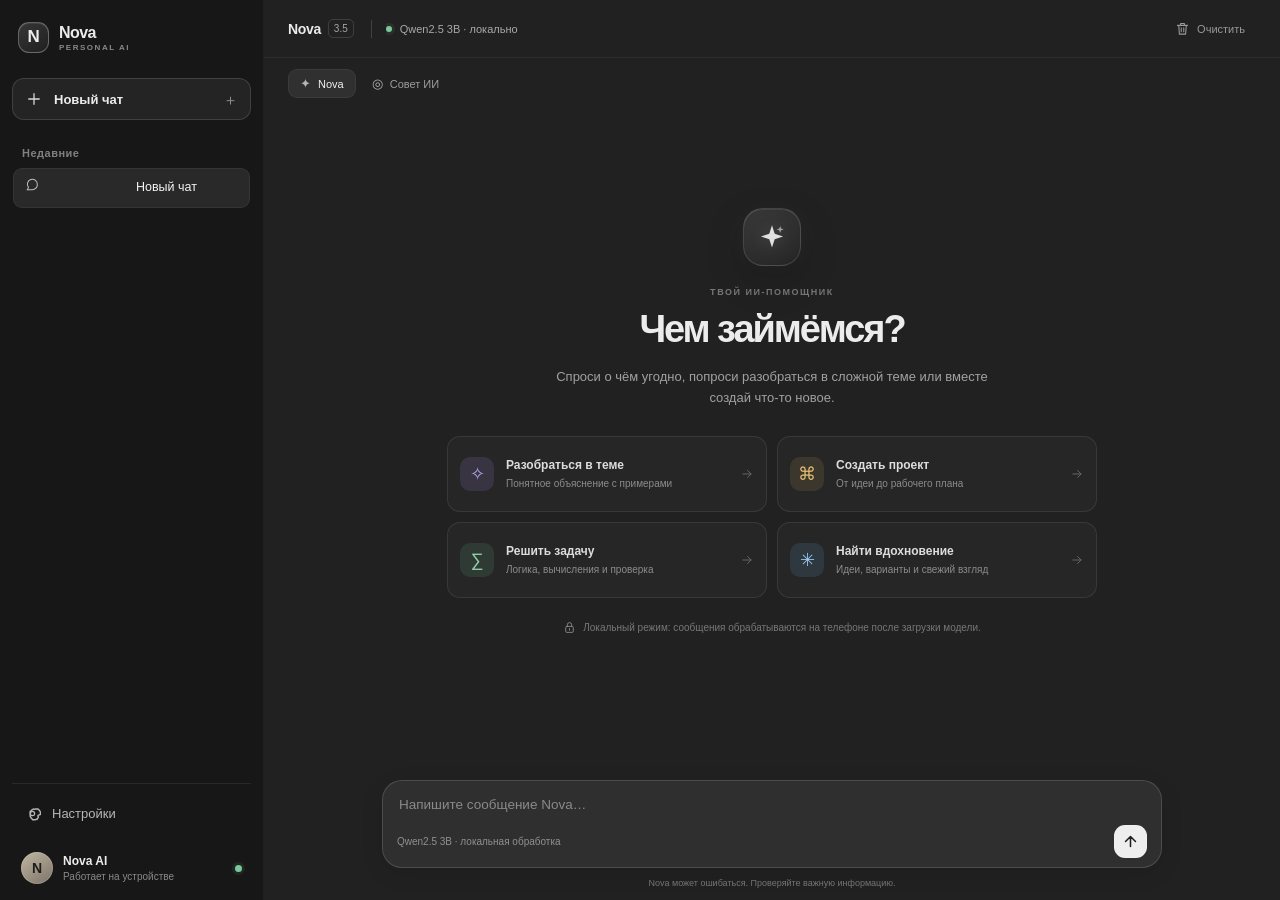
<file: nova-patch/NovaAI_Android/app/src/main/assets/www/index.html>
<!doctype html>
<html lang="ru">
<head>
<meta charset="utf-8">
<meta name="viewport" content="width=device-width,initial-scale=1,viewport-fit=cover">
<meta name="theme-color" content="#212121">
<meta name="color-scheme" content="dark">
<meta name="description" content="Nova — персональный ИИ-помощник">
<link rel="stylesheet" href="style.css">
<title>Nova</title>
</head>
<body>
<div class="app-shell">
  <aside class="sidebar" id="sidebar" aria-label="История чатов">
    <div class="sidebar-top">
      <a class="brand" href="#" id="brandHome" aria-label="Nova, главный экран">
        <span class="brand-icon" aria-hidden="true"><span>N</span></span>
        <span class="brand-copy"><strong>Nova</strong><small>PERSONAL AI</small></span>
      </a>
      <button class="icon-button quiet" id="sidebarClose" type="button" aria-label="Закрыть меню" title="Закрыть меню">
        <svg viewBox="0 0 24 24" aria-hidden="true"><path d="M6 6l12 12M18 6L6 18"/></svg>
      </button>
    </div>
    <button class="new-chat-button" id="newChat" type="button">
      <svg viewBox="0 0 24 24" aria-hidden="true"><path d="M12 5v14M5 12h14"/></svg>
      <span>Новый чат</span>
      <kbd>＋</kbd>
    </button>
    <div class="side-section-title">Недавние</div>
    <nav id="historyList" class="history-list" aria-label="Предыдущие чаты"></nav>
    <div class="sidebar-spacer"></div>
    <div class="sidebar-bottom">
      <button class="side-action" id="settingsOpen" type="button">
        <svg viewBox="0 0 24 24" aria-hidden="true"><circle cx="12" cy="12" r="3"/><path d="M19.4 15a1.7 1.7 0 0 0 .34 1.88l.06.06-1.7 2.94-.08-.03a1.72 1.72 0 0 0-1.82.25l-.07.05h-3.4l-.02-.09a1.72 1.72 0 0 0-1.21-1.42l-.09-.03-1.7-2.94.06-.07a1.72 1.72 0 0 0 .15-1.83l-.04-.08v-3.4l.09-.03a1.72 1.72 0 0 0 1.2-1.21l.04-.09 2.94-1.7.07.06a1.72 1.72 0 0 0 1.83.15l.08-.04h3.4l.03.09a1.72 1.72 0 0 0 1.21 1.2l.09.04 1.7 2.94-.06.07a1.72 1.72 0 0 0-.15 1.83l.04.08z" transform="translate(-3 -3) scale(1.18)"/></svg>
        <span>Настройки</span>
      </button>
      <div class="profile-card">
        <div class="profile-avatar">N</div>
        <div class="profile-info"><strong>Nova AI</strong><small>Работает на устройстве</small></div>
        <span class="profile-status" aria-label="Локальный режим"></span>
      </div>
    </div>
  </aside>
  <div class="sidebar-overlay" id="sidebarOverlay"></div>

  <div class="app-main">
    <header class="topbar">
      <div class="topbar-left">
        <button class="icon-button menu-toggle" id="sidebarToggle" type="button" aria-label="Открыть меню" title="История чатов">
          <svg viewBox="0 0 24 24" aria-hidden="true"><path d="M4 6h16M4 12h16M4 18h16"/></svg>
        </button>
        <div class="topbar-brand"><span class="mobile-brand-icon">N</span><span class="topbar-title">Nova</span><span class="version-pill">3.5</span></div>
        <span class="topbar-divider"></span>
        <div class="model-status-wrap">
          <span class="status-dot"></span>
          <span id="connectionStatus">Qwen2.5 3B · локально</span>
        </div>
      </div>
      <div class="topbar-actions">
        <button class="top-action" id="clearChat" type="button" title="Очистить текущий чат">
          <svg viewBox="0 0 24 24" aria-hidden="true"><path d="M4 7h16M10 11v6M14 11v6M6 7l1 14h10l1-14M9 7V4h6v3"/></svg>
          <span>Очистить</span>
        </button>
      </div>
    </header>

    <nav class="mode-switch" aria-label="Режим работы">
      <button class="mode active" data-mode="solo" type="button"><span class="mode-icon">✦</span><span>Nova</span></button>
      <button class="mode" data-mode="council" type="button"><span class="mode-icon">◎</span><span>Совет ИИ</span></button>
    </nav>

    <main id="chat" class="chat-scroll">
      <section class="welcome" id="welcome">
        <div class="welcome-symbol"><span class="welcome-glow"></span><svg viewBox="0 0 48 48" aria-hidden="true"><path d="M24 4l4.6 14.3L43 23l-14.4 4.7L24 42l-4.7-14.3L5 23l14.3-4.7L24 4z" fill="currentColor"/><path d="M38 5l1.5 4.5L44 11l-4.5 1.5L38 17l-1.5-4.5L32 11l4.5-1.5L38 5z" fill="currentColor" opacity=".65"/></svg></div>
        <p class="eyebrow">ТВОЙ ИИ-ПОМОЩНИК</p>
        <h1>Чем займёмся?</h1>
        <p class="welcome-copy" id="welcomeText">Спроси о чём угодно, попроси разобраться в сложной теме или вместе создай что-то новое.</p>
        <div class="suggestion-grid">
          <button class="suggestion" type="button" data-prompt="Объясни сложную тему простыми словами и приведи пример."><span class="suggestion-icon purple">✧</span><span><b>Разобраться в теме</b><small>Понятное объяснение с примерами</small></span><svg class="suggestion-arrow" viewBox="0 0 24 24"><path d="M5 12h14M13 6l6 6-6 6"/></svg></button>
          <button class="suggestion" type="button" data-prompt="Помоги придумать идею полезного приложения и составь план его разработки."><span class="suggestion-icon amber">⌘</span><span><b>Создать проект</b><small>От идеи до рабочего плана</small></span><svg class="suggestion-arrow" viewBox="0 0 24 24"><path d="M5 12h14M13 6l6 6-6 6"/></svg></button>
          <button class="suggestion" type="button" data-prompt="Помоги решить непростую задачу по шагам и проверь ответ."><span class="suggestion-icon green">∑</span><span><b>Решить задачу</b><small>Логика, вычисления и проверка</small></span><svg class="suggestion-arrow" viewBox="0 0 24 24"><path d="M5 12h14M13 6l6 6-6 6"/></svg></button>
          <button class="suggestion" type="button" data-prompt="Предложи несколько нестандартных идей для творчества и объясни, чем они интересны."><span class="suggestion-icon blue">✳</span><span><b>Найти вдохновение</b><small>Идеи, варианты и свежий взгляд</small></span><svg class="suggestion-arrow" viewBox="0 0 24 24"><path d="M5 12h14M13 6l6 6-6 6"/></svg></button>
        </div>
        <div class="privacy-note"><svg viewBox="0 0 24 24" aria-hidden="true"><rect x="5" y="10" width="14" height="11" rx="2"/><path d="M8 10V7a4 4 0 0 1 8 0v3M12 14v3"/></svg><span>Локальный режим: сообщения обрабатываются на телефоне после загрузки модели.</span></div>
      </section>
    </main>

    <section class="composer-area" aria-label="Ввод сообщения">
      <form id="composer" class="composer">
        <div class="composer-shell">
          <textarea id="prompt" rows="1" placeholder="Напишите сообщение Nova…" aria-label="Сообщение"></textarea>
          <div class="composer-toolbar">
            <div class="composer-tools"><span class="composer-hint" id="composerNote">Qwen2.5 3B · локальная обработка</span></div>
            <button class="send-button" id="sendBtn" type="submit" aria-label="Отправить сообщение" title="Отправить">
              <svg viewBox="0 0 24 24" aria-hidden="true"><path d="M12 19V5M5 12l7-7 7 7"/></svg>
            </button>
          </div>
        </div>
        <p class="disclaimer">Nova может ошибаться. Проверяйте важную информацию.</p>
      </form>
    </section>
  </div>
</div>

<dialog id="settingsDialog" class="settings-dialog">
  <div class="dialog-head">
    <div class="dialog-title"><span class="dialog-symbol">✦</span><div><h2>Настройки</h2><p>Модель, дополнительные сервисы и данные</p></div></div>
    <button class="icon-button" id="settingsClose" type="button" aria-label="Закрыть настройки">×</button>
  </div>
  <div class="model-card">
    <div class="model-card-icon">N</div><div class="model-card-copy"><strong>Qwen2.5 3B Instruct</strong><span>Квантование Q4_K_M · примерно 1,93 ГБ</span><small>Локальная модель · после загрузки может работать офлайн</small></div><span class="model-badge">LOCAL</span>
  </div>
  <div class="settings-scroll">
    <form id="settingsForm">
      <div class="settings-section"><h3>Облачные модели и Совет ИИ</h3><p>Совет запускает настроенные API параллельно. Если локальная Nova уже скачана, она тоже участвует; достаточно одного облачного API + локальной модели. Для двух облачных моделей локальная загрузка не обязательна.</p></div>
      <label class="field">Быстрый выбор провайдера<select id="providerPreset"><option value="">Выбрать…</option><option value="openrouter">OpenRouter — бесплатные модели, нужен API-ключ</option><option value="groq">Groq — нужен API-ключ; проверь тариф и лимиты</option><option value="custom">Другой совместимый API</option></select></label>
      <label class="field">Название первой модели<input id="providerName" placeholder="Например, Облачная модель" autocomplete="off"></label>
      <label class="field">API endpoint<input id="endpoint" type="url" placeholder="https://…/v1/chat/completions" autocomplete="url"></label>
      <label class="field">API-ключ (для OpenRouter/Groq обязателен)<input id="apiKey" type="password" placeholder="Вставь API-ключ" autocomplete="off"></label>
      <label class="field">Идентификатор модели<input id="modelName" placeholder="Название модели у провайдера" autocomplete="off"></label>
      <div class="provider-divider"><b>Вторая облачная модель</b><span>Дополнительный участник Совета ИИ</span></div>
      <label class="field">Название<input id="providerName2" placeholder="Модель 2" autocomplete="off"></label>
      <label class="field">API endpoint<input id="endpoint2" type="url" placeholder="https://…/v1/chat/completions" autocomplete="url"></label>
      <label class="field">API-ключ<input id="apiKey2" type="password" placeholder="Необязательно" autocomplete="off"></label>
      <label class="field">Идентификатор модели<input id="modelName2" placeholder="Название модели" autocomplete="off"></label>
      <div class="provider-divider"><b>Третья модель <span class="muted">(необязательно)</span></b></div>
      <label class="field">Название<input id="providerName3" placeholder="Модель 3" autocomplete="off"></label>
      <label class="field">API endpoint<input id="endpoint3" type="url" placeholder="https://…/v1/chat/completions" autocomplete="url"></label>
      <label class="field">API-ключ<input id="apiKey3" type="password" placeholder="Необязательно" autocomplete="off"></label>
      <label class="field">Идентификатор модели<input id="modelName3" placeholder="Название модели" autocomplete="off"></label>
      <div class="notice privacy-warning"><b>Приватность</b><span>При облачном запросе сообщения передаются выбранному сервису. Его правила хранения данных могут отличаться от правил Nova. Не отправляйте пароли или другие секреты.</span></div>
      <div class="notice"><b>Хранение ключей</b><span>Ключи сохраняются в локальных данных WebView, а не в защищённом Android Keystore. Подключайте только проверенных провайдеров.</span></div>
      <div class="settings-actions"><button type="button" class="secondary-button" id="forgetKey">Удалить ключи</button><button type="submit" class="primary-button">Сохранить настройки</button></div>
    </form>
    <div class="settings-section data-section"><h3>Локальные данные</h3><p>История и настройки хранятся на устройстве.</p><button type="button" class="secondary-button danger-button" id="wipeAll">Удалить историю и настройки</button></div>
  </div>
</dialog>
<script src="app.js"></script>
</body>
</html>
</file>
<file: nova-patch/NovaAI_Android/app/src/main/assets/www/style.css>
:root{
  color-scheme:dark;
  --bg:#212121;
  --panel:#181818;
  --panel-hover:#262626;
  --panel-soft:#2a2a2a;
  --border:rgba(255,255,255,.09);
  --border-strong:rgba(255,255,255,.15);
  --text:#ececec;
  --muted:#a0a0a0;
  --quiet:#747474;
  --accent:#d9d9d9;
  --accent-ink:#141414;
  --good:#79c99c;
  --radius:16px;
  --sidebar-width:264px;
  font-family:-apple-system,BlinkMacSystemFont,"Segoe UI",Roboto,Helvetica,Arial,sans-serif;
}
*{box-sizing:border-box}
html,body{height:100%;width:100%;margin:0;overflow:hidden;background:var(--bg);color:var(--text);-webkit-font-smoothing:antialiased}
body{overscroll-behavior:none}
button,input,textarea,select{font:inherit}
button{color:inherit}
button:focus-visible,a:focus-visible,input:focus-visible,textarea:focus-visible,select:focus-visible{outline:2px solid #b7b7b7;outline-offset:3px}
button:disabled{opacity:.48;cursor:default}
button, a{-webkit-tap-highlight-color:transparent}
.app-shell{display:flex;height:100%;height:100dvh;width:100%;background:var(--bg);overflow:hidden}
.sidebar{position:relative;z-index:30;display:flex;flex-direction:column;flex:0 0 var(--sidebar-width);width:var(--sidebar-width);min-width:var(--sidebar-width);padding:16px 12px 12px;background:#171717;border-right:1px solid rgba(255,255,255,.035);transition:transform .22s ease}
.sidebar-top{height:42px;display:flex;align-items:center;justify-content:space-between;margin:0 4px 20px 6px}
.sidebar-top .icon-button{display:none}
.brand{display:flex;align-items:center;gap:10px;text-decoration:none;color:var(--text);min-width:0}
.brand-icon{height:31px;width:31px;display:grid;place-items:center;border:1px solid rgba(255,255,255,.28);border-radius:11px;background:linear-gradient(145deg,#363636,#202020);box-shadow:inset 0 1px rgba(255,255,255,.08);font-weight:750;font-size:17px;letter-spacing:-.07em}
.brand-icon span{transform:translateX(-.5px)}
.brand-copy{display:flex;flex-direction:column;gap:1px}
.brand-copy strong{font-size:16px;line-height:19px;letter-spacing:-.035em;font-weight:650}
.brand-copy small{font-size:8px;letter-spacing:.19em;color:#898989;font-weight:650}
.icon-button{border:1px solid transparent;width:36px;height:36px;display:grid;place-items:center;border-radius:10px;background:transparent;color:#b9b9b9;cursor:pointer;flex-shrink:0;transition:background .15s,border-color .15s,color .15s}
.icon-button svg,.top-action svg,.side-action svg,.new-chat-button svg,.composer svg,.suggestion-arrow,.privacy-note svg{width:19px;height:19px;stroke:currentColor;fill:none;stroke-width:1.7;stroke-linecap:round;stroke-linejoin:round}
.icon-button:hover,.top-action:hover,.side-action:hover{background:#262626;color:#f0f0f0}
.quiet{color:#868686}
.new-chat-button{width:100%;height:42px;display:flex;align-items:center;gap:11px;padding:0 12px;border:1px solid rgba(255,255,255,.13);border-radius:12px;background:#242424;font-size:13px;font-weight:560;cursor:pointer;transition:background .16s,border-color .16s}
.new-chat-button:hover{background:#2d2d2d;border-color:rgba(255,255,255,.23)}
.new-chat-button svg{width:18px;height:18px;color:#d9d9d9}
.new-chat-button kbd{margin-left:auto;font-size:15px;font-family:inherit;color:#8f8f8f;border:0;line-height:1}
.side-section-title{margin:27px 10px 9px;color:#808080;font-weight:600;font-size:11px;letter-spacing:.045em}
.history-list{display:flex;flex-direction:column;gap:3px;overflow:auto;min-height:0;padding:0 1px 8px;scrollbar-width:thin;scrollbar-color:#3b3b3b transparent}
.history-item{width:100%;min-height:37px;display:flex;align-items:center;gap:9px;text-align:left;border:1px solid transparent;border-radius:9px;background:transparent;color:#bdbdbd;padding:8px 10px;cursor:pointer;font-size:12.5px;line-height:1.4}
.history-item svg{width:16px;height:16px;flex:0 0 16px;stroke:currentColor;fill:none;stroke-width:1.55;opacity:.72}
.history-item span{display:block;min-width:0;overflow:hidden;text-overflow:ellipsis;white-space:nowrap;flex:1}
.history-item:hover{background:#222;color:#eee}
.history-item.active{background:#292929;border-color:rgba(255,255,255,.055);color:#f5f5f5}
.history-empty{padding:10px;color:#727272;font-size:12px;line-height:1.5}
.sidebar-spacer{flex:1;min-height:20px}
.sidebar-bottom{border-top:1px solid rgba(255,255,255,.075);padding:11px 2px 0}
.side-action{width:100%;display:flex;align-items:center;gap:11px;border:0;background:transparent;color:#b6b6b6;text-align:left;padding:10px 10px;border-radius:10px;font-size:13px;cursor:pointer}
.side-action svg{width:17px;height:17px}
.profile-card{display:flex;align-items:center;gap:10px;margin-top:10px;padding:10px 7px 4px}
.profile-avatar{width:32px;height:32px;display:grid;place-items:center;border-radius:50%;background:linear-gradient(145deg,#c1b6a2,#7c7468);color:#1d1d1d;font-weight:750;font-size:14px;box-shadow:inset 0 0 0 1px rgba(255,255,255,.13)}
.profile-info{display:flex;min-width:0;flex:1;flex-direction:column;gap:3px}
.profile-info strong{font-size:12px;font-weight:600}
.profile-info small{font-size:10px;color:#898989}
.profile-status,.status-dot{width:7px;height:7px;background:var(--good);border-radius:50%;box-shadow:0 0 0 3px rgba(121,201,156,.09)}
.sidebar-overlay{display:none}
.app-main{display:flex;min-width:0;flex:1;flex-direction:column;height:100%;height:100dvh;background:var(--bg);position:relative}
.topbar{height:58px;flex:0 0 58px;display:flex;align-items:center;justify-content:space-between;padding:0 24px;border-bottom:1px solid rgba(255,255,255,.055);gap:12px}
.topbar-left,.topbar-actions,.topbar-brand,.model-status-wrap{display:flex;align-items:center}
.topbar-left{gap:13px;min-width:0}
.menu-toggle{display:none}
.topbar-brand{gap:7px;white-space:nowrap}
.topbar-title{font-size:14px;font-weight:630;letter-spacing:-.025em}
.version-pill{border:1px solid rgba(255,255,255,.13);border-radius:5px;padding:2px 5px;font-size:10px;color:#a5a5a5;line-height:1.3}
.mobile-brand-icon{display:none}
.topbar-divider{height:18px;width:1px;background:rgba(255,255,255,.14);margin:0 1px 0 4px}
.model-status-wrap{gap:8px;color:#a9a9a9;font-size:11px;white-space:nowrap;overflow:hidden;text-overflow:ellipsis;min-width:0}
.model-status-wrap .status-dot{width:6px;height:6px;flex-shrink:0}
.topbar-actions{gap:8px}
.top-action{display:flex;align-items:center;gap:7px;border:1px solid transparent;background:transparent;color:#999;padding:8px 10px;border-radius:9px;font-size:11px;cursor:pointer}
.top-action svg{width:15px;height:15px}
.mode-switch{display:flex;align-items:center;gap:4px;padding:11px 24px 0}
.mode{display:flex;align-items:center;gap:7px;padding:7px 11px;border:1px solid transparent;border-radius:9px;background:transparent;color:#9d9d9d;font-size:11px;cursor:pointer;transition:background .16s,color .16s,border-color .16s}
.mode:hover{background:#292929;color:#ddd}
.mode.active{background:#303030;color:#f0f0f0;border-color:rgba(255,255,255,.055)}
.mode-icon{font-size:13px;line-height:1;color:#b4b4b4}
.chat-scroll{flex:1;min-height:0;overflow-y:auto;overscroll-behavior:contain;padding:20px 24px 28px;scroll-behavior:smooth;scrollbar-width:thin;scrollbar-color:#414141 transparent}
.welcome{width:100%;max-width:650px;margin:clamp(26px,7vh,82px) auto 36px;text-align:center;animation:enter .4s ease both}
@keyframes enter{from{opacity:0;transform:translateY(8px)}to{opacity:1;transform:translateY(0)}}
.welcome-symbol{position:relative;width:58px;height:58px;margin:0 auto 21px;display:grid;place-items:center;color:#e0e0e0;border-radius:20px;background:linear-gradient(150deg,#353535,#222);border:1px solid rgba(255,255,255,.13);box-shadow:0 14px 40px rgba(0,0,0,.15),inset 0 1px rgba(255,255,255,.07)}
.welcome-symbol svg{position:relative;width:28px;height:28px;filter:drop-shadow(0 0 10px rgba(255,255,255,.13))}
.welcome-glow{position:absolute;width:55px;height:40px;border-radius:50%;background:rgba(255,255,255,.055);filter:blur(16px)}
.eyebrow{margin:0 0 10px;font-size:9px;font-weight:700;letter-spacing:.17em;color:#777}
.welcome h1{margin:0;font-size:clamp(28px,4.5vw,38px);font-weight:580;letter-spacing:-.055em;line-height:1.2}
.welcome-copy{max-width:440px;margin:13px auto 28px;font-size:13px;line-height:1.65;color:#a1a1a1;font-weight:400}
.suggestion-grid{display:grid;grid-template-columns:repeat(2,minmax(0,1fr));gap:10px;text-align:left}
.suggestion{position:relative;display:flex;align-items:center;gap:12px;min-height:76px;text-align:left;padding:14px 12px;border-radius:13px;border:1px solid rgba(255,255,255,.085);background:rgba(255,255,255,.022);cursor:pointer;transition:border-color .16s,background .16s,transform .16s}
.suggestion:hover{background:rgba(255,255,255,.055);border-color:rgba(255,255,255,.17);transform:translateY(-1px)}
.suggestion-icon{display:grid;place-items:center;width:34px;height:34px;border-radius:10px;flex:0 0 34px;font-size:18px}
.suggestion-icon.purple{background:rgba(151,126,206,.16);color:#b9a5f2}
.suggestion-icon.amber{background:rgba(208,166,88,.13);color:#e2bd74}
.suggestion-icon.green{background:rgba(102,177,137,.14);color:#91d1a9}
.suggestion-icon.blue{background:rgba(100,159,209,.15);color:#97c5ef}
.suggestion>span:nth-child(2){display:flex;flex:1;min-width:0;flex-direction:column;gap:5px}
.suggestion b{font-size:12px;font-weight:580;color:#ddd}
.suggestion small{font-size:10px;line-height:1.4;color:#8c8c8c}
.suggestion-arrow{width:14px;height:14px;flex:0 0 14px;color:#676767;transition:transform .16s,color .16s}
.suggestion:hover .suggestion-arrow{transform:translateX(2px);color:#c3c3c3}
.privacy-note{display:flex;align-items:center;justify-content:center;gap:7px;margin:22px auto 0;color:#777;font-size:10px;line-height:1.5}
.privacy-note svg{width:13px;height:13px;flex:0 0 13px;color:#8a8a8a}
.composer-area{flex:0 0 auto;padding:12px 22px max(10px,env(safe-area-inset-bottom));background:linear-gradient(180deg,rgba(33,33,33,.94),#212121 26%)}
.composer{width:100%;max-width:780px;margin:0 auto}
.composer-shell{position:relative;border-radius:20px;border:1px solid rgba(255,255,255,.14);background:#2f2f2f;padding:13px 14px 9px;box-shadow:0 6px 25px rgba(0,0,0,.09);transition:border-color .15s,box-shadow .15s}
.composer-shell:focus-within{border-color:rgba(255,255,255,.25);box-shadow:0 0 0 1px rgba(255,255,255,.025),0 8px 27px rgba(0,0,0,.12)}
#prompt{display:block;width:100%;min-height:31px;max-height:160px;resize:none;overflow-y:auto;border:0;outline:0;background:transparent;color:#efefef;font-size:13.5px;line-height:1.55;padding:1px 2px 7px;caret-color:#f2f2f2}
#prompt::placeholder{color:#8a8a8a;opacity:1}
#prompt:focus{outline:none}
.composer-toolbar{display:flex;align-items:center;justify-content:space-between;gap:12px}
.composer-tools{display:flex;align-items:center;gap:8px;min-width:0}
.composer-hint{font-size:10px;color:#909090;white-space:nowrap;overflow:hidden;text-overflow:ellipsis}
.send-button{width:33px;height:33px;display:grid;place-items:center;flex:0 0 33px;border-radius:11px;border:1px solid rgba(255,255,255,.15);background:#eeeeee;color:#202020;cursor:pointer;transition:background .16s,transform .12s}
.send-button:hover{background:#fff;transform:translateY(-1px)}
.send-button:active{transform:scale(.96)}
.send-button svg{width:17px;height:17px;stroke-width:2.2}
.send-button:disabled{background:#7e7e7e;color:#333}
.disclaimer{text-align:center;margin:9px 0 0;font-size:9px;line-height:1.4;color:#777}
.message-list-placeholder{height:1px}
.message{max-width:780px;width:100%;margin:0 auto 30px;animation:enter .2s ease both}
.message.user{display:flex;justify-content:flex-end;margin-bottom:24px}
.message.assistant{display:grid;grid-template-columns:29px minmax(0,1fr);column-gap:11px;align-items:start}
.message-avatar{display:grid;place-items:center;width:28px;height:28px;border-radius:10px;border:1px solid rgba(255,255,255,.14);background:#303030;color:#e5e5e5;font-size:13px;font-weight:700}
.message.user .message-body{max-width:min(85%,620px);display:flex;flex-direction:column;align-items:flex-end}
.message.assistant .message-body{min-width:0;max-width:100%;width:100%}
.message-label{margin:2px 0 8px;font-size:10px;color:#8f8f8f;font-weight:550}
.message.user .message-label{display:none}
.message-bubble{font-size:13.5px;line-height:1.75;overflow-wrap:anywhere;word-break:normal;color:#e8e8e8}
.message.user .message-bubble{background:#303030;border:1px solid rgba(255,255,255,.06);padding:10px 15px;border-radius:18px 18px 5px 18px;color:#f0f0f0;white-space:pre-wrap;line-height:1.65}
.message.assistant .message-bubble{padding:0 0 2px}
.message.assistant .message-bubble p{margin:0 0 12px}
.message.assistant .message-bubble p:last-child{margin-bottom:0}
.message.assistant .message-bubble h1,.message.assistant .message-bubble h2,.message.assistant .message-bubble h3,.message.assistant .message-bubble h4{margin:19px 0 9px;line-height:1.35;letter-spacing:-.025em;color:#f3f3f3}
.message.assistant .message-bubble h1{font-size:22px}.message.assistant .message-bubble h2{font-size:18px}.message.assistant .message-bubble h3{font-size:15px}.message.assistant .message-bubble h4{font-size:13.5px}
.message.assistant .message-bubble strong{font-weight:650;color:#f4f4f4}
.message.assistant .message-bubble em{color:#e5e5e5}
.message.assistant .message-bubble ul,.message.assistant .message-bubble ol{padding-left:22px;margin:6px 0 14px}
.message.assistant .message-bubble li{margin:4px 0;padding-left:2px}
.message.assistant .message-bubble blockquote{margin:10px 0;padding:3px 0 3px 13px;border-left:2px solid #777;color:#bcbcbc}
.message.assistant .message-bubble a{color:#b8d5ff;text-decoration:underline;text-underline-offset:3px;overflow-wrap:anywhere}
.inline-code{padding:2px 5px;border-radius:5px;background:#343434;color:#e7d6bb;font-family:ui-monospace,SFMono-Regular,Menlo,Consolas,monospace;font-size:.92em}
.code-block{margin:13px 0 15px;overflow:hidden;background:#151515;border:1px solid rgba(255,255,255,.11);border-radius:12px}
.code-header{display:flex;align-items:center;justify-content:space-between;gap:10px;padding:9px 12px;background:#202020;border-bottom:1px solid rgba(255,255,255,.07);color:#a5a5a5;font-size:10px}
.copy-code{display:flex;align-items:center;gap:5px;border:1px solid rgba(255,255,255,.11);border-radius:6px;background:#292929;color:#c1c1c1;padding:5px 7px;font-size:10px;cursor:pointer}
.copy-code:hover{background:#383838;color:#fff}
.code-block pre{margin:0;padding:14px;overflow:auto;max-width:100%;line-height:1.6;tab-size:4}
.code-block code{font-family:ui-monospace,SFMono-Regular,Menlo,Consolas,monospace;font-size:11.5px;white-space:pre;color:#e1e1e1}
.message-actions{display:flex;align-items:center;gap:3px;margin-top:11px;opacity:.7;transition:opacity .15s}
.message:hover .message-actions{opacity:1}
.message-action{display:flex;align-items:center;gap:5px;border:1px solid transparent;border-radius:7px;padding:5px 7px;background:transparent;color:#8c8c8c;font-size:10px;cursor:pointer}
.message-action svg{height:13px;width:13px;stroke:currentColor;fill:none;stroke-width:1.6;stroke-linecap:round;stroke-linejoin:round}
.message-action:hover{color:#ddd;background:#2b2b2b}
.message.error .message-bubble{color:#f1aaa4}
.typing{max-width:780px;width:100%;margin:0 auto 27px;display:grid;grid-template-columns:29px minmax(0,1fr);column-gap:11px;align-items:center;color:#aaa;font-size:11px;min-height:32px}
.typing-avatar{display:grid;place-items:center;width:28px;height:28px;border:1px solid rgba(255,255,255,.14);border-radius:10px;background:#2e2e2e;color:#ddd;font-size:13px;animation:softpulse 1.8s ease-in-out infinite}
.typing-content{display:flex;align-items:center;gap:9px;flex-wrap:wrap}
.typing-dots{display:flex;gap:3px}
.typing-dots i{width:4px;height:4px;border-radius:50%;background:#a1a1a1;animation:dotjump 1.2s infinite ease-in-out}
.typing-dots i:nth-child(2){animation-delay:.15s}.typing-dots i:nth-child(3){animation-delay:.3s}
@keyframes dotjump{0%,65%,100%{transform:translateY(0);opacity:.45}32%{transform:translateY(-4px);opacity:1}}
@keyframes softpulse{50%{opacity:.58}}
.settings-dialog{width:min(560px,calc(100% - 28px));max-height:min(88dvh,860px);padding:0;border:1px solid rgba(255,255,255,.14);border-radius:20px;background:#1f1f1f;color:#ededed;box-shadow:0 24px 100px rgba(0,0,0,.6);overflow:hidden}
.settings-dialog::backdrop{background:rgba(0,0,0,.65);backdrop-filter:blur(5px)}
.dialog-head{display:flex;justify-content:space-between;align-items:flex-start;gap:16px;padding:22px 22px 15px;border-bottom:1px solid rgba(255,255,255,.075)}
.dialog-title{display:flex;align-items:center;gap:12px}
.dialog-symbol{display:grid;place-items:center;width:37px;height:37px;border:1px solid rgba(255,255,255,.14);border-radius:12px;background:#303030;font-size:18px}
.dialog-head h2{margin:0 0 4px;font-size:18px;letter-spacing:-.03em;font-weight:650}
.dialog-head p{margin:0;color:#939393;font-size:11px;line-height:1.45}
.settings-scroll{padding:0 22px 22px;max-height:calc(min(88dvh,860px) - 240px);overflow-y:auto;scrollbar-width:thin;scrollbar-color:#484848 transparent}
.model-card{margin:17px 22px 2px;display:flex;align-items:center;gap:11px;padding:12px;border:1px solid rgba(255,255,255,.1);border-radius:13px;background:#272727}
.model-card-icon{width:36px;height:36px;display:grid;place-items:center;border:1px solid rgba(255,255,255,.15);border-radius:11px;background:linear-gradient(145deg,#3e3e3e,#232323);font-size:17px;font-weight:750}
.model-card-copy{display:flex;flex:1;min-width:0;flex-direction:column;gap:4px}
.model-card-copy strong{font-size:12px;font-weight:620}
.model-card-copy span,.model-card-copy small{color:#969696;font-size:10px;line-height:1.35}
.model-badge{align-self:flex-start;font-size:8px;letter-spacing:.08em;color:#9bdbb3;border:1px solid rgba(121,201,156,.22);border-radius:5px;padding:4px 5px;background:rgba(121,201,156,.06)}
.settings-section{padding:18px 0 4px}
.settings-section h3{font-size:12px;margin:0 0 6px;font-weight:650}
.settings-section p{font-size:10.5px;color:#909090;line-height:1.55;margin:0}
.field{display:flex;flex-direction:column;gap:7px;margin:13px 0;font-size:11px;color:#c7c7c7}
.field input,.field select{width:100%;min-width:0;min-height:40px;border:1px solid rgba(255,255,255,.13);border-radius:9px;background:#282828;color:#e8e8e8;padding:10px 11px;font-size:12px;outline:0}
.field input::placeholder{color:#757575}
.field select{color-scheme:dark}
.field input:focus,.field select:focus{border-color:rgba(255,255,255,.32)}
.provider-divider{display:flex;flex-direction:column;gap:5px;margin:21px 0 10px;padding-top:15px;border-top:1px solid rgba(255,255,255,.08);font-size:11px;color:#dadada}
.provider-divider span{font-size:10px;color:#858585;line-height:1.5}
.muted{color:#858585;font-weight:400}
.notice{display:flex;flex-direction:column;gap:5px;margin:13px 0;padding:11px 12px;border:1px solid rgba(255,255,255,.08);border-radius:10px;background:rgba(255,255,255,.025)}
.notice b{font-size:10.5px;font-weight:650}
.notice span{font-size:10px;color:#999;line-height:1.55}
.privacy-warning{border-color:rgba(219,175,101,.16);background:rgba(219,175,101,.035)}
.settings-actions{display:flex;justify-content:space-between;gap:10px;margin:19px 0 10px}
.primary-button,.secondary-button{min-height:38px;border-radius:9px;padding:9px 12px;font-size:11px;font-weight:600;cursor:pointer}
.primary-button{border:1px solid #e8e8e8;background:#e7e7e7;color:#181818;flex:1}
.primary-button:hover{background:#fff}
.secondary-button{border:1px solid rgba(255,255,255,.13);background:#2a2a2a;color:#d0d0d0}
.secondary-button:hover{background:#333}
.danger-button{border-color:rgba(220,119,112,.24);color:#e3aaa5;background:rgba(220,119,112,.04)}
.danger-button:hover{background:rgba(220,119,112,.09)}
.data-section{margin-top:8px;border-top:1px solid rgba(255,255,255,.08)}
/* Android phones */
@media(max-width:760px){
  :root{--sidebar-width:276px}
  .sidebar{position:fixed;left:0;top:0;bottom:0;height:100dvh;transform:translateX(-102%);box-shadow:none;z-index:50;padding-top:max(15px,env(safe-area-inset-top));padding-bottom:max(12px,env(safe-area-inset-bottom))}
  .sidebar.open{transform:translateX(0);box-shadow:12px 0 45px rgba(0,0,0,.35)}
  .sidebar-overlay{display:block;position:fixed;inset:0;background:rgba(0,0,0,.5);z-index:40;opacity:0;visibility:hidden;transition:opacity .2s,visibility .2s}
  .sidebar-overlay.open{opacity:1;visibility:visible}
  .sidebar-top .icon-button{display:grid}
  .menu-toggle{display:grid}
  .app-main{width:100%;min-width:0}
  .topbar{height:55px;flex-basis:55px;padding:0 12px}
  .topbar-left{gap:9px}
  .topbar-divider{margin:0 0 0 1px}
  .topbar-brand{gap:6px}
  .mobile-brand-icon{display:grid;place-items:center;width:25px;height:25px;border-radius:8px;background:#303030;border:1px solid rgba(255,255,255,.13);font-size:12px;font-weight:750}
  .topbar-title{font-size:13px}
  .model-status-wrap{font-size:10px;gap:6px}
  .top-action{padding:7px;border:1px solid rgba(255,255,255,.1);border-radius:9px}
  .top-action span{display:none}
  .top-action svg{width:16px;height:16px}
  .mode-switch{padding:9px 14px 0}
  .mode{padding:7px 9px;font-size:10.5px}
  .chat-scroll{padding:17px 17px 20px}
  .welcome{margin:clamp(18px,4vh,38px) auto 28px;max-width:520px}
  .welcome-symbol{width:50px;height:50px;margin-bottom:17px;border-radius:17px}
  .welcome-symbol svg{width:24px;height:24px}
  .eyebrow{font-size:8px;margin-bottom:8px}
  .welcome h1{font-size:30px}
  .welcome-copy{font-size:12px;margin:11px auto 22px;max-width:360px}
  .suggestion-grid{grid-template-columns:1fr;gap:8px}
  .suggestion{min-height:65px;padding:11px}
  .suggestion-icon{height:32px;width:32px;flex-basis:32px}
  .suggestion b{font-size:11.5px}
  .suggestion small{font-size:10px}
  .privacy-note{align-items:flex-start;font-size:9px;margin-top:17px;padding:0 10px}
  .composer-area{padding:9px 10px max(8px,env(safe-area-inset-bottom))}
  .composer-shell{padding:10px 10px 8px;border-radius:18px}
  #prompt{font-size:13px;min-height:28px;max-height:130px;padding-bottom:6px}
  .composer-hint{font-size:9px}
  .send-button{width:31px;height:31px;flex-basis:31px}
  .disclaimer{font-size:8px;margin-top:7px}
  .message{margin-bottom:24px}
  .message.assistant{grid-template-columns:27px minmax(0,1fr);column-gap:9px}
  .message-avatar{width:26px;height:26px;border-radius:9px}
  .message-bubble{font-size:13px;line-height:1.72}
  .message.user .message-body{max-width:88%}
  .message.user .message-bubble{font-size:13px;padding:9px 12px}
  .message-action{padding:5px 6px}
  .typing{grid-template-columns:27px minmax(0,1fr);column-gap:9px}
  .typing-avatar{width:26px;height:26px}
  .settings-dialog{width:calc(100% - 16px);max-height:calc(100dvh - 20px);border-radius:16px}
  .dialog-head{padding:17px 16px 13px}
  .model-card{margin:13px 16px 0;padding:10px}
  .settings-scroll{padding:0 16px 16px;max-height:calc(100dvh - 220px)}
}
@media(max-width:390px){
  .topbar{padding:0 8px}
  .topbar-left{gap:6px}
  .topbar-divider{display:none}
  .model-status-wrap{max-width:120px}
  .chat-scroll{padding-left:13px;padding-right:13px}
  .welcome h1{font-size:27px}
  .suggestion{gap:9px}
  .composer-area{padding-left:7px;padding-right:7px}
}
@media(min-width:761px) and (min-height:840px){
  .welcome{margin-top:clamp(55px,10vh,125px)}
}
@media(prefers-reduced-motion:reduce){
  *,*::before,*::after{animation-duration:.01ms!important;animation-iteration-count:1!important;scroll-behavior:auto!important;transition-duration:.01ms!important}
}
</file>
